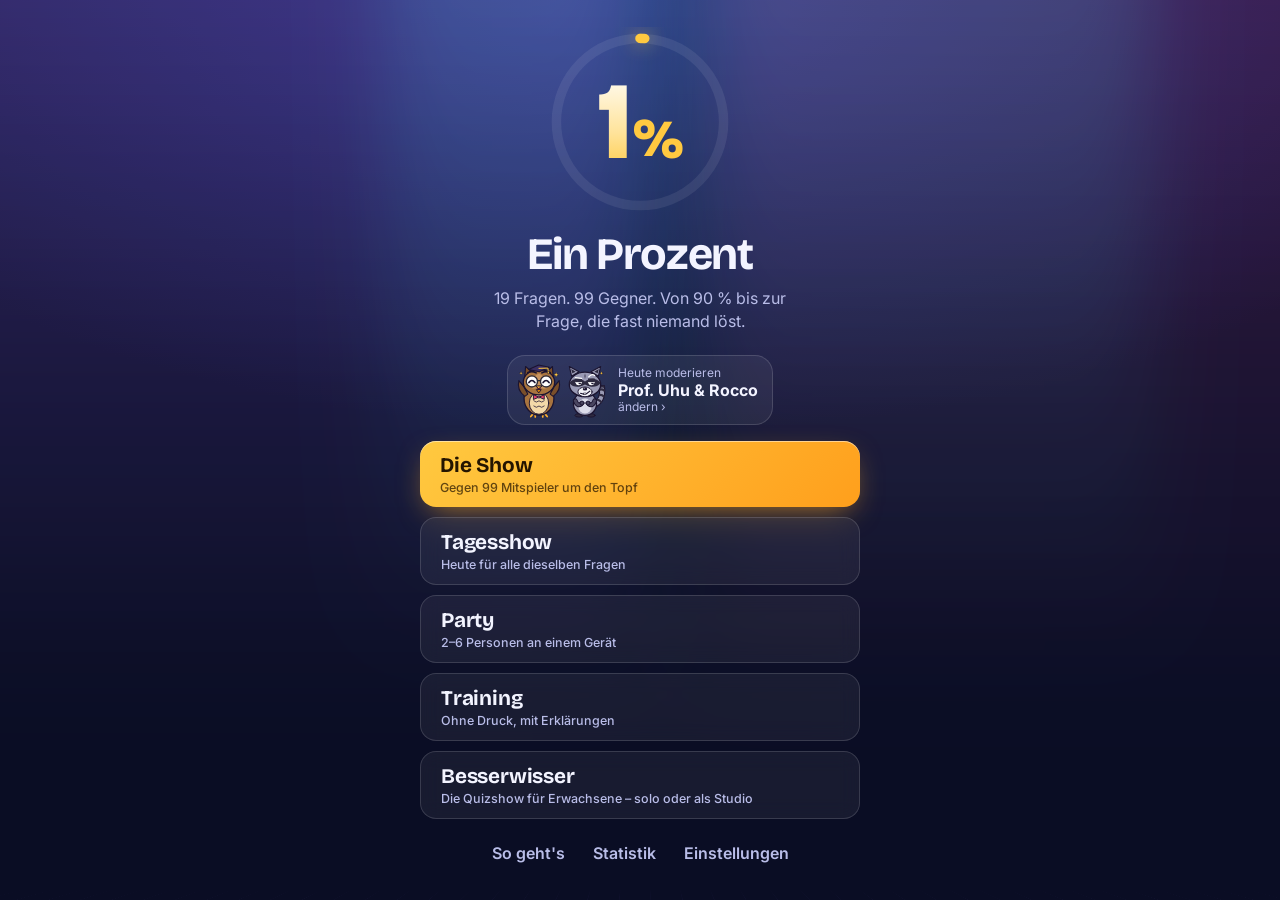
<file: index.html>
<!doctype html>
<html lang="de">
<head>
<meta charset="utf-8">
<meta name="viewport" content="width=device-width, initial-scale=1, viewport-fit=cover">
<title>Ein Prozent</title>
<meta name="description" content="Das Denk-Quiz: 19 Fragen von 90 % bis 1 % – gegen 99 Mitspieler.">
<meta name="robots" content="noindex, nofollow">
<meta name="theme-color" content="#0a0d24">
<meta name="apple-mobile-web-app-capable" content="yes">
<meta name="mobile-web-app-capable" content="yes">
<meta name="apple-mobile-web-app-status-bar-style" content="black-translucent">
<meta name="apple-mobile-web-app-title" content="Ein Prozent">
<link rel="manifest" href="manifest.webmanifest">
<link rel="icon" href="icons/icon.svg" type="image/svg+xml">
<link rel="apple-touch-icon" href="icons/apple-touch-icon.png">
<link rel="preconnect" href="https://fonts.googleapis.com">
<link rel="preconnect" href="https://fonts.gstatic.com" crossorigin>
<link href="https://fonts.googleapis.com/css2?family=Bricolage+Grotesque:opsz,wght@12..96,500;12..96,700;12..96,800&family=Inter:wght@400;500;600;700&display=swap" rel="stylesheet">
<link rel="stylesheet" href="css/style.css">
</head>
<body>
<div class="bg" aria-hidden="true"><div class="beam b1"></div><div class="beam b2"></div><div class="beam b3"></div><div class="floor"></div></div>
<canvas id="fx" aria-hidden="true"></canvas>

<main id="app">
  <!-- ========== Start ========== -->
  <section id="home" class="screen active">
    <div class="home-inner">
      <div class="logo" aria-label="Ein Prozent">
        <svg viewBox="0 0 200 200" class="logo-ring" aria-hidden="true">
          <circle cx="100" cy="100" r="88" class="ring-bg"/>
          <circle cx="100" cy="100" r="88" class="ring-fg"/>
        </svg>
        <div class="logo-text"><span class="one">1</span><span class="pct">%</span></div>
      </div>
      <h1 class="title">Ein Prozent</h1>
      <p class="tagline">19 Fragen. 99 Gegner. Von 90 % bis zur Frage, die fast niemand löst.</p>
      <button class="home-team" id="home-team" data-action="team" aria-label="Moderation wählen"></button>
      <div class="menu">
        <button class="btn primary big" data-action="show"><span>Die Show</span><small>Gegen 99 Mitspieler um den Topf</small></button>
        <button class="btn big" data-action="daily"><span>Tagesshow</span><small id="daily-sub">Heute für alle dieselben Fragen</small></button>
        <button class="btn big" data-action="party-setup"><span>Party</span><small>2–6 Personen an einem Gerät</small></button>
        <button class="btn big" data-action="training"><span>Training</span><small>Ohne Druck, mit Erklärungen</small></button>
        <a class="btn big" href="quiz2/" style="text-decoration:none"><span>Besserwisser</span><small>Die Quizshow für Erwachsene – solo oder als Studio</small></a>
      </div>
      <nav class="sub-menu">
        <button class="link" data-action="howto">So geht's</button>
        <button class="link" data-action="stats">Statistik</button>
        <button class="link" data-action="settings">Einstellungen</button>
      </nav>
      <p id="install-hint" class="install-hint" hidden></p>
    </div>
  </section>

  <!-- ========== Party-Setup ========== -->
  <section id="party-setup" class="screen">
    <div class="panel narrow">
      <h2>Party</h2>
      <p class="muted">Jede Person antwortet verdeckt – Gerät nach jeder Antwort weitergeben.</p>
      <div id="party-names"></div>
      <div class="row">
        <button class="btn" data-action="party-add">+ Person</button>
        <button class="btn primary" data-action="party-start">Los geht's</button>
      </div>
      <button class="link back" data-action="home">Zurück</button>
    </div>
  </section>

  <!-- ========== Training-Setup ========== -->
  <section id="training-setup" class="screen">
    <div class="panel narrow">
      <h2>Training</h2>
      <p class="muted">Wähle die Schwierigkeit. Es gibt keine Zeit und kein Ausscheiden.</p>
      <div class="choice-list" id="training-bands"></div>
      <button class="link back" data-action="home">Zurück</button>
    </div>
  </section>

  <!-- ========== Spiel ========== -->
  <section id="game" class="screen">
    <header class="hud">
      <button class="icon-btn" data-action="quit" aria-label="Spiel beenden">✕</button>
      <div class="ladder" id="ladder" aria-label="Fortschritt"></div>
      <div class="hud-stats">
        <div class="stat"><b id="alive-n">100</b><small id="alive-l">im Spiel</small></div>
        <div class="stat pot"><b id="pot-n">0 €</b><small>Jackpot</small></div>
      </div>
    </header>

    <div class="stage">
      <div class="q-col">
        <div id="booth-slot"></div>
        <div class="q-head">
          <div class="tier-badge" id="tier-badge">
            <svg viewBox="0 0 100 100" aria-hidden="true"><circle cx="50" cy="50" r="45" class="t-bg"/><circle cx="50" cy="50" r="45" class="t-fg" id="timer-ring"/></svg>
            <div class="tier-val"><b id="tier-n">90</b><span>%</span></div>
          </div>
          <div class="q-meta">
            <div class="q-kicker" id="q-kicker">Frage 1 von 19</div>
            <div class="q-sub" id="q-sub">So viele lösen sie</div>
          </div>
          <div class="timer-num" id="timer-num" aria-live="off"></div>
        </div>
        <div class="lockbar" id="lockbar" hidden></div>
        <div class="q-card" id="q-card">
          <div class="q-text" id="q-text"></div>
          <div class="q-visual" id="q-visual"></div>
        </div>
        <div class="answer-col">
        <div class="answer" id="answer"></div>
        <div class="actions">
          <button class="btn ghost" id="btn-pass" data-action="pass" hidden>Joker <small>500 € · Frage überspringen</small></button>
          <button class="btn primary lock" id="btn-lock" data-action="lock" disabled>Einloggen</button>
        </div>
        </div>
      </div>
      <aside class="side">
        <div class="arena-wrap">
          <div class="arena" id="arena" aria-hidden="true"></div>
          <div class="ticker" id="ticker"></div>
        </div>
      </aside>
    </div>
  </section>

  <!-- ========== Overlays ========== -->
  <div class="stage-intro" id="stage-intro" hidden></div>
  <div class="overlay" id="overlay" hidden>
    <div class="sheet" id="sheet" role="dialog" aria-modal="true"></div>
  </div>
  <div class="toast" id="toast" role="status" aria-live="polite"></div>
</main>

<script src="js/calib.js"></script>
<script src="js/difficulty.js"></script>
<script src="js/questions.js"></script>
<script src="js/bank.js"></script>
<script src="js/audio.js"></script>
<script src="js/host.js"></script>
<script src="js/casts.js"></script>
<script src="js/game.js"></script>
</body>
</html>
</file>
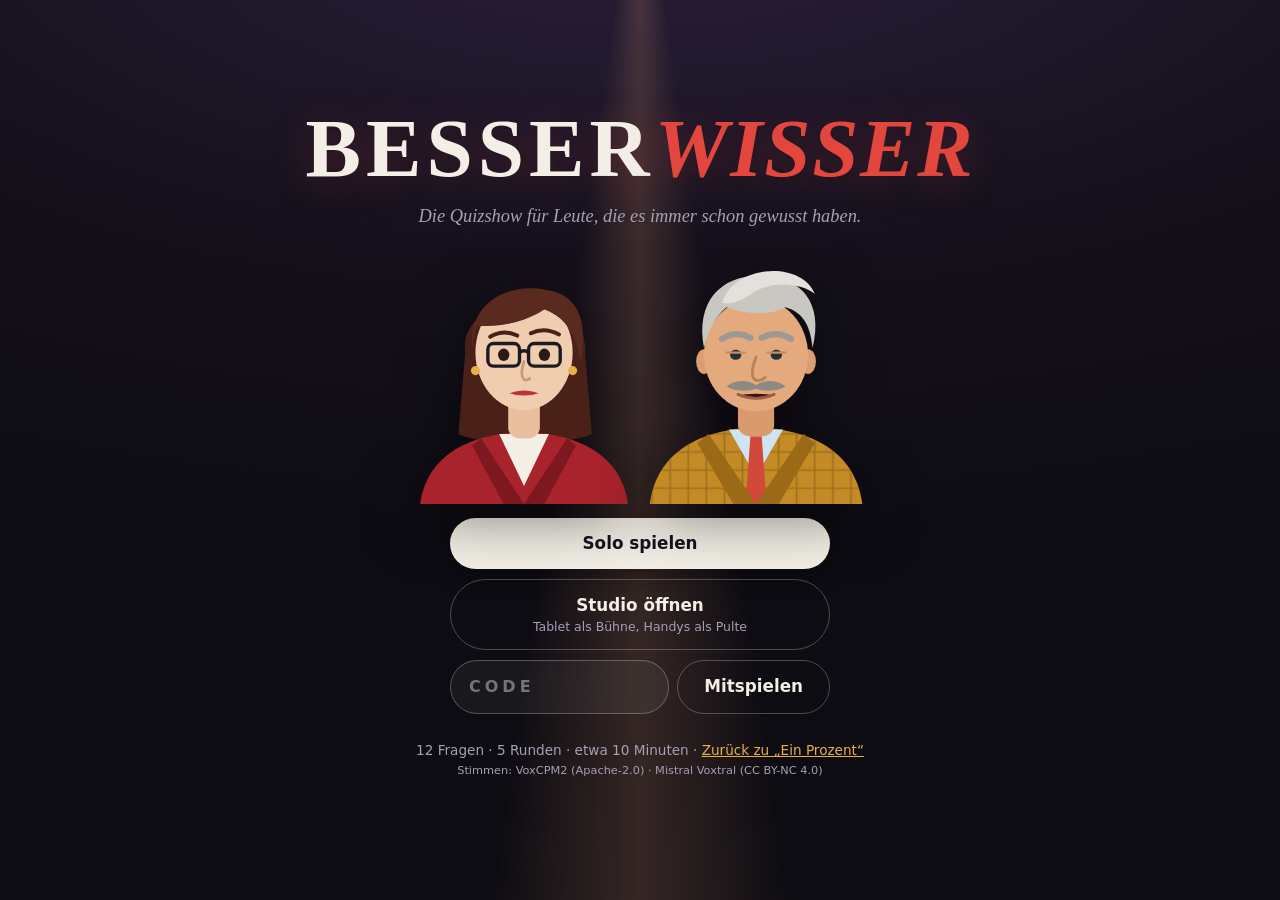
<file: quiz2/index.html>
<!doctype html>
<html lang="de">
<head>
<meta charset="utf-8">
<meta name="viewport" content="width=device-width, initial-scale=1, viewport-fit=cover">
<meta name="theme-color" content="#0e0c13">
<meta name="apple-mobile-web-app-capable" content="yes">
<meta name="apple-mobile-web-app-status-bar-style" content="black-translucent">
<meta name="description" content="BESSERWISSER – die Quizshow für Leute, die es immer schon gewusst haben. Denkfragen, ein streitendes Moderatoren-Paar und die Frage: Wie viele Deutsche schaffen das?">
<title>Besserwisser</title>
<link rel="icon" href="../icons/icon-192.png">
<link rel="preconnect" href="https://fonts.googleapis.com"><link rel="preconnect" href="https://fonts.gstatic.com" crossorigin>
<link href="https://fonts.googleapis.com/css2?family=Caveat:wght@500;700&display=swap" rel="stylesheet">
<link rel="stylesheet" href="../css/explain.css">
<link rel="stylesheet" href="css/show.css">
</head>
<body>
<div class="beams" aria-hidden="true"><i></i><i></i><i></i></div>

<!-- Titel -->
<section class="screen" id="title" hidden>
  <div class="t-wrap">
    <div class="logo big">BESSER<span>WISSER</span></div>
    <p class="claim">Die Quizshow für Leute, die es immer schon gewusst haben.</p>
    <div class="t-duo" aria-hidden="true"></div>
    <div class="t-btns">
      <button type="button" class="go" id="btn-solo">Solo spielen</button>
      <button type="button" class="alt" id="btn-studio">Studio öffnen <small>Tablet als Bühne, Handys als Pulte</small></button>
      <form id="join-form" class="join"><input id="join-code" maxlength="6" autocomplete="off" autocapitalize="characters" placeholder="Code" aria-label="Code der Bühne"><button type="submit" class="alt">Mitspielen</button></form>
    </div>
    <p class="t-foot">12 Fragen · 5 Runden · etwa 10 Minuten · <a href="../">Zurück zu „Ein Prozent“</a><br><small>Stimmen: VoxCPM2 (Apache-2.0) · Mistral Voxtral (CC BY-NC 4.0)</small></p>
  </div>
</section>

<!-- Studio-Lobby (Bühne) -->
<section class="screen" id="lobby" hidden>
  <div class="lb-wrap">
    <div class="logo">BESSER<span>WISSER</span> <em>Studio</em></div>
    <div class="lb-grid">
      <div class="lb-qr"></div>
      <div>
        <p>Mit dem Handy den Code scannen oder öffnen:</p>
        <div class="lb-url"></div>
        <p>Code: <b class="lb-code">····</b></p>
        <ul class="lb-players"></ul>
        <p class="lb-status">Öffne den Raum …</p>
        <button type="button" class="go" disabled>Sendung starten</button>
      </div>
    </div>
  </div>
</section>

<!-- Handy-Pult -->
<section class="screen" id="pad" hidden>
  <header class="pd-head"><div class="logo">BESSER<span>WISSER</span></div><span class="pd-score"></span></header>
  <div class="pd-form">
    <p>Bühne <b class="pd-code"></b></p>
    <input class="pd-name" maxlength="16" placeholder="Dein Name" autocomplete="nickname">
    <button type="button" class="go pd-join">Mitspielen</button>
  </div>
  <p class="pd-status"></p>
  <div class="pd-main"></div>
</section>

<!-- Die Show -->
<section class="screen" id="show" hidden>
  <header class="bar">
    <button type="button" class="quit" id="btn-quit" aria-label="Sendung abbrechen">×</button>
    <span id="roundname"></span>
    <div id="score"></div>
  </header>
  <div class="set">
    <div id="duo" class="duo"></div>
    <main class="desk">
      <div id="timer" class="timer" hidden><span></span></div>
      <div id="card" class="card"></div>
      <div id="answer" class="answer"></div>
      <div id="reveal" class="reveal" hidden></div>
      <div id="roundcard" class="roundcard" hidden></div>
      <div id="end" class="end" hidden></div>
    </main>
  </div>
</section>

<div id="toast" class="toast" hidden></div>

<!-- Fragenbank des klassischen Spiels (nur gelesen) -->
<script src="../js/calib.js"></script>
<script src="../js/difficulty.js"></script>
<script src="../js/questions.js"></script>
<script src="../js/bank.js"></script>
<script src="../js/explain-data.js"></script>
<script src="../js/explain.js"></script>
<script src="js/lines.js"></script>
<script src="js/core.js"></script>
<script src="js/fx.js"></script>
<script src="js/duo.js"></script>
<script src="js/ui.js"></script>
<script type="module" src="js/show.js"></script>
</body>
</html>
</file>
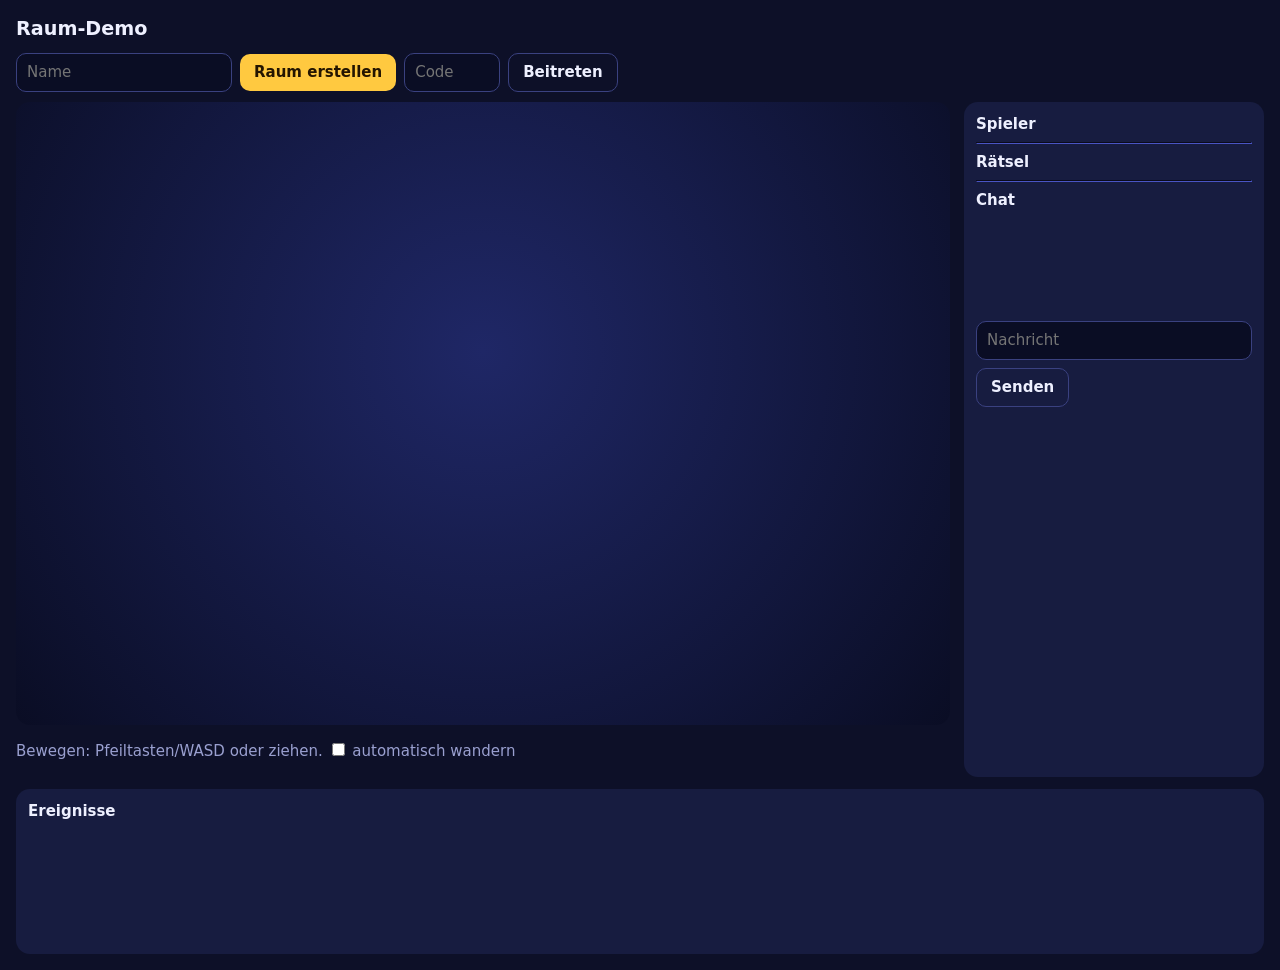
<file: welten/net/demo.html>
<!doctype html>
<html lang="de">
<head>
<meta charset="utf-8">
<meta name="viewport" content="width=device-width, initial-scale=1">
<title>Raum-Demo</title>
<style>
  :root { --bg: #0d1028; --card: #171c40; --ink: #eef0ff; --muted: #9aa0d0; --gold: #ffc940; --ok: #2fe39f; --bad: #ff4d6d; }
  * { box-sizing: border-box; }
  [hidden] { display: none !important; }
  body { margin: 0; background: var(--bg); color: var(--ink); font: 15px/1.4 system-ui, sans-serif; padding: 16px; }
  h1 { font-size: 1.2rem; margin: 0 0 10px; }
  button, input { font: inherit; }
  button { background: var(--gold); color: #241500; border: 0; border-radius: 10px; padding: 8px 14px; font-weight: 700; cursor: pointer; }
  button.ghost { background: transparent; color: var(--ink); border: 1px solid #3a4180; }
  input { background: #0a0d24; color: var(--ink); border: 1px solid #3a4180; border-radius: 10px; padding: 8px 10px; }
  .row { display: flex; gap: 8px; flex-wrap: wrap; align-items: center; margin-bottom: 10px; }
  .grid { display: grid; grid-template-columns: minmax(0, 1fr) 300px; gap: 14px; }
  @media (max-width: 760px) { .grid { grid-template-columns: 1fr; } }
  .card { background: var(--card); border-radius: 14px; padding: 12px; }
  #field { position: relative; width: 100%; aspect-ratio: 3 / 2; background: radial-gradient(circle at 50% 40%, #1f2766, #0a0d24); border-radius: 14px; overflow: hidden; touch-action: none; }
  .dot { position: absolute; width: 28px; height: 28px; margin: -14px 0 0 -14px; border-radius: 50%; display: grid; place-items: center; font-weight: 800; font-size: 12px; color: #10132e; transition: transform .07s linear; }
  .dot.off { opacity: .35; }
  .dot.me { outline: 3px solid #fff; }
  .dot span { position: absolute; top: 30px; white-space: nowrap; color: var(--ink); font-weight: 600; font-size: 11px; }
  #code { font-size: 2rem; font-weight: 800; letter-spacing: .15em; color: var(--gold); }
  #qr img { width: 120px; background: #fff; border-radius: 8px; }
  ul { margin: 0; padding-left: 18px; }
  #log { height: 120px; overflow: auto; font: 12px/1.35 ui-monospace, monospace; color: var(--muted); }
  #chatlog { height: 110px; overflow: auto; }
  .opt { margin: 4px 4px 0 0; }
  .ok { color: var(--ok); } .bad { color: var(--bad); }
  #banner { padding: 8px 12px; border-radius: 10px; background: #4a3a00; margin-bottom: 10px; display: none; }
</style>
</head>
<body>
<h1>Raum-Demo <small id="role" style="color:var(--muted)"></small></h1>
<div id="banner"></div>
<div id="start" class="row">
  <input id="name" placeholder="Name" maxlength="20">
  <button id="host">Raum erstellen</button>
  <input id="joincode" placeholder="Code" maxlength="4" size="5">
  <button id="join" class="ghost">Beitreten</button>
</div>
<div id="hostinfo" class="row" hidden><div><div>Raumcode</div><div id="code"></div></div><div id="qr"></div></div>
<div class="grid">
  <div>
    <div id="field"></div>
    <p style="color:var(--muted)">Bewegen: Pfeiltasten/WASD oder ziehen. <label><input type="checkbox" id="wander"> automatisch wandern</label></p>
  </div>
  <div class="card">
    <b>Spieler</b><ul id="players"></ul>
    <hr style="border-color:#2a3070">
    <b>Rätsel</b> <span id="phase" style="color:var(--muted)"></span>
    <div id="riddle"></div>
    <div class="row" id="hostctl" hidden><button id="ask">Rätsel stellen</button><button id="reveal" class="ghost">Auflösen</button></div>
    <hr style="border-color:#2a3070">
    <b>Chat</b><div id="chatlog"></div>
    <div class="row"><input id="chat" placeholder="Nachricht" style="flex:1"><button id="say" class="ghost">Senden</button></div>
  </div>
</div>
<div class="card" style="margin-top:12px"><b>Ereignisse</b><div id="log"></div></div>

<script type="module">
import { createRoom, joinRoom } from './room.js';

const $ = s => document.querySelector(s);
const params = new URLSearchParams(location.search);
const opts = {};
if (params.get('retry')) opts.retryForMs = Number(params.get('retry'));
if (params.get('lost')) opts.lostAfterMs = Number(params.get('lost'));
const COLORS = ['#ffc940', '#2fe39f', '#22d3ee', '#ff7ab6', '#a78bfa', '#fb923c', '#f87171', '#a3e635'];
const RIDDLES = [
  { text: 'Was wird nasser, je mehr es trocknet?', options: ['Ein Handtuch', 'Ein Schwamm', 'Regen'], correct: 0 },
  { text: 'Welcher Monat hat 28 Tage?', options: ['Nur Februar', 'Alle', 'Keiner'], correct: 1 },
];
const demo = window.demo = { role: null, room: null, client: null, log: [], msgs: [], states: 0, errors: [] };
const log = t => { demo.log.push(t); const l = $('#log'); l.textContent += `${new Date().toLocaleTimeString()} ${t}\n`; l.scrollTop = 1e9; };
const banner = t => { const b = $('#banner'); b.textContent = t || ''; b.style.display = t ? 'block' : 'none'; };
$('#name').value = params.get('name') || localStorage.getItem('demo-name') || '';
$('#joincode').value = params.get('join') || '';

// ---------- Darstellung (gleich für Gastgeber und Gast: alles kommt aus dem Zustand) ----------
let state = {}, myId = null;
function render() {
  const players = state.players || {};
  const f = $('#field');
  for (const [id, p] of Object.entries(players)) {
    let d = f.querySelector(`[data-id="${id}"]`);
    if (!d) { d = document.createElement('div'); d.className = 'dot'; d.dataset.id = id; d.innerHTML = `${(p.name || '?')[0]}<span></span>`; f.appendChild(d); }
    d.style.left = `${p.x * 100}%`; d.style.top = `${p.y * 100}%`; d.style.background = p.color;
    d.classList.toggle('off', !p.online); d.classList.toggle('me', id === myId);
    d.querySelector('span').textContent = p.name;
  }
  f.querySelectorAll('.dot').forEach(d => { if (!players[d.dataset.id]) d.remove(); });
  $('#players').innerHTML = Object.entries(players).map(([id, p]) => `<li style="color:${p.online ? 'inherit' : 'var(--muted)'}">${p.name}${id === myId ? ' (du)' : ''} ${p.online ? '' : '– getrennt'}${p.rtt != null ? ` · ${p.rtt} ms` : ''}${state.answered?.[id] ? ' · 🔒' : ''}</li>`).join('');
  $('#phase').textContent = state.phase ? `(${state.phase})` : '';
  const q = state.question;
  if (!q) $('#riddle').innerHTML = '<p style="color:var(--muted)">Noch kein Rätsel.</p>';
  else {
    const rev = state.phase === 'reveal' ? state.reveal : null;
    $('#riddle').innerHTML = `<p>${q.text}</p>` + q.options.map((o, i) => `<button class="opt ${rev ? (i === rev.correct ? '' : 'ghost') : 'ghost'}" data-i="${i}" ${rev || demo.myAnswer != null ? 'disabled' : ''}>${o}${demo.myAnswer === i ? ' ✓' : ''}</button>`).join('')
      + (rev ? `<p>${Object.entries(rev.answers).map(([id, a]) => `${players[id]?.name || id}: <span class="${a === rev.correct ? 'ok' : 'bad'}">${q.options[a]}</span>`).join('<br>') || 'Niemand hat geantwortet.'}</p>` : '');
  }
}
$('#riddle').addEventListener('click', e => { const b = e.target.closest('[data-i]'); if (b) answer(Number(b.dataset.i)); });
const chatLine = (from, text) => { const c = $('#chatlog'); c.innerHTML += `<div><b>${from}:</b> ${text.replace(/[<>&]/g, '')}</div>`; c.scrollTop = 1e9; };

// ---------- eigene Bewegung ----------
let pos = { x: Math.random() * .8 + .1, y: Math.random() * .8 + .1 }, dirty = true;
const keys = new Set();
addEventListener('keydown', e => { if (e.target.tagName !== 'INPUT') keys.add(e.key.toLowerCase()); });
addEventListener('keyup', e => keys.delete(e.key.toLowerCase()));
$('#field').addEventListener('pointermove', e => { if (!e.buttons) return; const r = e.currentTarget.getBoundingClientRect(); pos = { x: (e.clientX - r.left) / r.width, y: (e.clientY - r.top) / r.height }; dirty = true; });
$('#wander').checked = params.get('auto') === '1';
let ang = Math.random() * 6.28;
setInterval(() => {
  const s = 0.012;
  if (keys.has('arrowleft') || keys.has('a')) { pos.x -= s; dirty = true; }
  if (keys.has('arrowright') || keys.has('d')) { pos.x += s; dirty = true; }
  if (keys.has('arrowup') || keys.has('w')) { pos.y -= s; dirty = true; }
  if (keys.has('arrowdown') || keys.has('s')) { pos.y += s; dirty = true; }
  if ($('#wander').checked) { ang += (Math.random() - .5) * .6; pos.x += Math.cos(ang) * .008; pos.y += Math.sin(ang) * .008; dirty = true; }
  pos.x = Math.min(.97, Math.max(.03, pos.x)); pos.y = Math.min(.95, Math.max(.05, pos.y));
  if (!dirty) return; dirty = false;
  if (demo.role === 'host') demo.room.setState({ players: { host: { x: pos.x, y: pos.y } } });
  else if (demo.client) demo.client.send({ type: 'move', x: pos.x, y: pos.y }, { key: 'move' }); // im Puffer zählt nur die letzte Position
}, 1000 / 15);

// ---------- Gastgeber ----------
let answers = {};   // verdeckt: liegt nur beim Gastgeber, bis aufgelöst wird
let riddleNo = 0;
async function host() {
  const name = $('#name').value.trim() || 'Gastgeber';
  localStorage.setItem('demo-name', name);
  try {
    const room = demo.room = await createRoom({ name, ...opts });
    demo.role = 'host'; myId = 'host';
    $('#role').textContent = '· Gastgeber'; $('#start').hidden = true; $('#hostinfo').hidden = false; $('#hostctl').hidden = false;
    $('#code').textContent = room.code; $('#qr').innerHTML = room.qrDataUrl ? `<img alt="QR" src="${room.qrDataUrl}">` : '';
    let n = 0;
    const color = () => COLORS[n++ % COLORS.length];
    room.setState({ phase: 'lobby', players: { host: { name, x: pos.x, y: pos.y, color: color(), online: true } } }, { immediate: true });
    room.on('state', e => { state = e.state; demo.states++; render(); });
    room.on('peer-join', ({ peer }) => { log(`join ${peer.name} (${peer.id})`); room.setState({ players: { [peer.id]: { name: peer.name, x: .5, y: .5, color: color(), online: true } } }, { immediate: true }); });
    room.on('peer-leave', ({ peer, reason }) => { log(`leave ${peer.name} (${reason})`); room.setState({ players: { [peer.id]: reason === 'left' ? null : { online: false } } }, { immediate: true }); });
    room.on('peer-reconnect', ({ peer }) => { log(`reconnect ${peer.name}`); room.setState({ players: { [peer.id]: { online: true } } }, { immediate: true }); });
    room.on('latency', ({ peer, rtt }) => room.setState({ players: { [peer.id]: { rtt } } }));
    room.on('error', ({ error }) => { demo.errors.push(error.code); log(`error ${error.code}`); });
    room.on('message', ({ from, msg }) => {
      demo.msgs.push({ from: from.id, msg });
      if (msg.type === 'move') room.setState({ players: { [from.id]: { x: msg.x, y: msg.y } } });
      if (msg.type === 'chat') { chatLine(from.name, msg.text); room.broadcast({ type: 'chat', from: from.name, text: msg.text }); }
      if (msg.type === 'answer' && state.phase === 'question' && !(from.id in answers)) {
        answers[from.id] = msg.choice;
        room.setState({ answered: { [from.id]: true } }, { immediate: true }); // nur DASS geantwortet wurde, nicht WAS
      }
    });
    log(`Raum ${room.code} erstellt`);
  } catch (e) { banner(e.message); demo.errors.push(e.code); }
}
function ask() {
  const r = RIDDLES[riddleNo++ % RIDDLES.length];
  answers = {}; demo.myAnswer = null; demo.secret = r.correct;
  demo.room.setState({ phase: 'question', question: { text: r.text, options: r.options }, answered: null, reveal: null }, { immediate: true });
}
function reveal() {
  demo.room.setState({ phase: 'reveal', reveal: { correct: demo.secret, answers: { ...answers } } }, { immediate: true });
}
$('#ask').onclick = ask; $('#reveal').onclick = reveal;

// ---------- Gast ----------
async function join(code) {
  const name = $('#name').value.trim() || 'Gast';
  localStorage.setItem('demo-name', name);
  banner('Verbinde …');
  try {
    const c = demo.client = await joinRoom(code, { name, ...opts });
    demo.role = 'guest'; myId = c.id; banner('');
    $('#role').textContent = `· Gast in ${c.code}`; $('#start').hidden = true;
    state = c.state; render();
    c.on('state', e => { state = e.state; demo.states++; if (state.phase !== 'question') demo.myAnswer = state.phase === 'reveal' ? demo.myAnswer : null; render(); });
    c.on('message', ({ msg }) => { demo.msgs.push({ msg }); if (msg.type === 'chat') chatLine(msg.from, msg.text); });
    c.on('disconnected', () => { log('Verbindung weg – verbinde neu'); banner('Verbindung unterbrochen – verbinde neu …'); });
    c.on('reconnect', () => { log('wieder verbunden'); banner(''); myId = c.id; });
    c.on('host-lost', ({ reason }) => { log(`host-lost ${reason}`); banner(reason === 'closed' ? 'Der Gastgeber hat den Raum geschlossen.' : 'Der Gastgeber ist nicht mehr erreichbar.'); });
    c.on('error', ({ error }) => { demo.errors.push(error.code); log(`error ${error.code}`); });
    c.on('latency', ({ rtt }) => { demo.rtt = rtt; });
    log(`beigetreten als ${c.id}`);
  } catch (e) { banner(e.message); demo.errors.push(e.code); log(`join fehlgeschlagen: ${e.code}`); }
}
function answer(i) {
  if (demo.role === 'host') { answers.host = i; demo.myAnswer = i; demo.room.setState({ answered: { host: true } }, { immediate: true }); return; }
  demo.myAnswer = i; demo.client.send({ type: 'answer', choice: i }); render();
}
function say() {
  const t = $('#chat').value.trim(); if (!t) return; $('#chat').value = '';
  if (demo.role === 'host') { chatLine($('#name').value || 'Gastgeber', t); demo.room.broadcast({ type: 'chat', from: $('#name').value || 'Gastgeber', text: t }); }
  else demo.client?.send({ type: 'chat', text: t });
}
$('#say').onclick = say; $('#chat').addEventListener('keydown', e => { if (e.key === 'Enter') say(); });
$('#host').onclick = host; $('#join').onclick = () => join($('#joincode').value);
Object.assign(demo, { host, join, ask, reveal, answer, say });

if (params.get('role') === 'host') host();
else if (params.get('join')) join(params.get('join'));
</script>
</body>
</html>
</file>
<file: css/style.css>
:root {
  --bg: #0a0d24;
  --bg2: #141a45;
  --ink: #f3f4ff;
  --ink-soft: #b9bde8;
  --muted: #8187bd;
  --card: rgba(255, 255, 255, 0.06);
  --card-hi: rgba(255, 255, 255, 0.11);
  --line: rgba(255, 255, 255, 0.14);
  --gold: #ffc940;
  --gold-2: #ff9f1c;
  --violet: #8b5cf6;
  --cyan: #22d3ee;
  --ok: #2fe39f;
  --bad: #ff4d6d;
  --pass: #ffd166;
  --radius: 20px;
  --font: 'Inter', system-ui, -apple-system, 'Segoe UI', Roboto, sans-serif;
  --display: 'Bricolage Grotesque', 'Inter', system-ui, sans-serif;
  --safe-t: env(safe-area-inset-top, 0px);
  --safe-b: env(safe-area-inset-bottom, 0px);
  --safe-l: env(safe-area-inset-left, 0px);
  --safe-r: env(safe-area-inset-right, 0px);
  color-scheme: dark;
}

* { box-sizing: border-box; }
html, body { height: 100%; }
body {
  margin: 0;
  background: var(--bg);
  color: var(--ink);
  font-family: var(--font);
  -webkit-font-smoothing: antialiased;
  overscroll-behavior: none;
  -webkit-tap-highlight-color: transparent;
  touch-action: manipulation;
  overflow: hidden;
}
button { font: inherit; color: inherit; touch-action: manipulation; }
b { font-weight: 700; }
[hidden] { display: none !important; }

/* ---------- Bühne / Hintergrund ---------- */
.bg { position: fixed; inset: 0; overflow: hidden; z-index: 0;
  background: radial-gradient(120% 80% at 50% 0%, #1d2468 0%, var(--bg) 60%), var(--bg); }
.beam { position: absolute; top: -20%; width: 60vmax; height: 140vh; filter: blur(40px); opacity: .35; transform-origin: 50% 0; mix-blend-mode: screen; }
.b1 { left: -10%; background: linear-gradient(180deg, var(--violet), transparent 70%); animation: sway 14s ease-in-out infinite; }
.b2 { left: 30%; background: linear-gradient(180deg, var(--cyan), transparent 65%); opacity: .2; animation: sway 18s ease-in-out infinite reverse; }
.b3 { right: -15%; background: linear-gradient(180deg, #ff4fd8, transparent 70%); opacity: .22; animation: sway 16s ease-in-out infinite; animation-delay: -6s; }
@keyframes sway { 0%, 100% { transform: rotate(-12deg); } 50% { transform: rotate(12deg); } }
.floor { position: absolute; left: -50%; right: -50%; bottom: -10%; height: 45%;
  background-image: linear-gradient(rgba(139, 92, 246, .25) 1px, transparent 1px), linear-gradient(90deg, rgba(139, 92, 246, .25) 1px, transparent 1px);
  background-size: 48px 48px; transform: perspective(500px) rotateX(62deg); transform-origin: 50% 100%;
  mask-image: linear-gradient(to top, black, transparent 85%); -webkit-mask-image: linear-gradient(to top, black, transparent 85%);
  animation: floor 6s linear infinite; }
@keyframes floor { to { background-position: 0 48px, 0 0; } }
#fx { position: fixed; inset: 0; pointer-events: none; z-index: 50; width: 100%; height: 100%; }

#app { position: relative; z-index: 1; height: 100dvh; height: 100svh; }
@supports (height: 100dvh) { #app { height: 100dvh; } }

.screen { position: absolute; inset: 0; display: none;
  padding: calc(var(--safe-t) + 12px) calc(var(--safe-r) + 16px) calc(var(--safe-b) + 12px) calc(var(--safe-l) + 16px); }
.screen.active { display: flex; animation: screenIn .45s cubic-bezier(.2, .8, .2, 1); }
@keyframes screenIn { from { opacity: 0; transform: translateY(14px) scale(.985); } }

/* ---------- Buttons ---------- */
.btn { position: relative; display: inline-flex; flex-direction: column; align-items: center; justify-content: center; gap: 2px;
  min-height: 52px; padding: 12px 20px; border-radius: 16px; border: 1px solid var(--line);
  background: var(--card); color: var(--ink); font-weight: 650; font-size: 1.05rem; cursor: pointer;
  backdrop-filter: blur(10px); -webkit-backdrop-filter: blur(10px);
  transition: transform .15s ease, background .2s, border-color .2s, box-shadow .2s, opacity .2s; }
.btn small { font-weight: 500; font-size: .78rem; color: var(--ink-soft); }
.btn:hover:not(:disabled) { background: var(--card-hi); border-color: rgba(255, 255, 255, .28); }
.btn:active:not(:disabled) { transform: scale(.97); }
.btn:disabled { opacity: .4; cursor: default; }
.btn:focus-visible, .link:focus-visible, .opt:focus-visible, .key:focus-visible { outline: 3px solid var(--cyan); outline-offset: 2px; }
.btn.primary { background: linear-gradient(135deg, var(--gold), var(--gold-2)); color: #241500; border: none;
  box-shadow: 0 10px 30px -10px rgba(255, 170, 30, .7), inset 0 1px 0 rgba(255, 255, 255, .5); }
.btn.primary small { color: rgba(36, 21, 0, .72); }
.btn.primary:hover:not(:disabled) { background: linear-gradient(135deg, #ffd666, #ffad3a); }
.btn.ghost { background: transparent; }
.btn.big { width: 100%; min-height: 66px; align-items: flex-start; padding: 12px 20px; text-align: left; }
.btn.big span { font-family: var(--display); font-size: 1.3rem; font-weight: 700; letter-spacing: -.01em; }
.link { background: none; border: none; color: var(--ink-soft); padding: 10px 12px; cursor: pointer; font-weight: 600; border-radius: 10px; }
.link:hover { color: var(--ink); }
.icon-btn { width: 40px; height: 40px; border-radius: 12px; border: 1px solid var(--line); background: var(--card); cursor: pointer; flex: none; font-size: 1rem; }
.row { display: flex; gap: 10px; flex-wrap: wrap; }
.row > .btn { flex: 1; }
.muted { color: var(--ink-soft); }

/* ---------- Start ---------- */
#home { align-items: center; justify-content: center; overflow-y: auto; }
.home-inner { width: min(440px, 100%); display: flex; flex-direction: column; align-items: center; text-align: center; margin: auto; }
.logo { position: relative; width: clamp(128px, 30vmin, 190px); aspect-ratio: 1; margin-bottom: 6px; }
.logo-ring { position: absolute; inset: 0; transform: rotate(-90deg); }
.ring-bg { fill: none; stroke: rgba(255, 255, 255, .08); stroke-width: 10; }
.ring-fg { fill: none; stroke: url(#none) var(--gold); stroke: var(--gold); stroke-width: 10; stroke-linecap: round;
  stroke-dasharray: 553; stroke-dashoffset: 553; filter: drop-shadow(0 0 10px rgba(255, 201, 64, .7));
  animation: ringFill 2.4s cubic-bezier(.6, 0, .2, 1) .2s forwards, ringPulse 3s ease-in-out 2.6s infinite; }
@keyframes ringFill { to { stroke-dashoffset: 548; } }
@keyframes ringPulse { 50% { filter: drop-shadow(0 0 22px rgba(255, 201, 64, 1)); } }
.logo-text { position: absolute; inset: 0; display: flex; align-items: center; justify-content: center; font-family: var(--display); font-weight: 800; }
.logo-text .one { font-size: clamp(70px, 17vmin, 110px); line-height: 1; background: linear-gradient(180deg, #fff, #ffe39a 60%, var(--gold)); -webkit-background-clip: text; background-clip: text; color: transparent;
  animation: pop .9s cubic-bezier(.2, 1.6, .4, 1) both; }
.logo-text .pct { font-size: clamp(34px, 8vmin, 52px); color: var(--gold); margin-left: 2px; margin-top: 18%; animation: pop .9s cubic-bezier(.2, 1.6, .4, 1) .15s both; }
@keyframes pop { from { transform: scale(.3); opacity: 0; } }
.title { font-family: var(--display); font-size: clamp(2rem, 7vw, 2.8rem); margin: 4px 0 6px; letter-spacing: -.03em; }
.tagline { margin: 0 0 22px; color: var(--ink-soft); max-width: 34ch; line-height: 1.45; }
.menu { width: 100%; display: grid; gap: 10px; }
.menu .btn { animation: rise .5s cubic-bezier(.2, .8, .2, 1) both; }
.menu .btn:nth-child(2) { animation-delay: .06s; } .menu .btn:nth-child(3) { animation-delay: .12s; } .menu .btn:nth-child(4) { animation-delay: .18s; }
@keyframes rise { from { opacity: 0; transform: translateY(16px); } }
.sub-menu { display: flex; gap: 4px; margin-top: 14px; flex-wrap: wrap; justify-content: center; }
.install-hint { font-size: .85rem; color: var(--muted); margin: 10px 0 0; max-width: 36ch; }

/* ---------- Panels ---------- */
#party-setup, #training-setup { align-items: center; justify-content: center; overflow-y: auto; }
.panel { width: min(480px, 100%); background: rgba(14, 18, 52, .72); border: 1px solid var(--line); border-radius: 24px; padding: 24px;
  backdrop-filter: blur(16px); -webkit-backdrop-filter: blur(16px); margin: auto; }
.panel h2 { font-family: var(--display); margin: 0 0 6px; font-size: 1.8rem; }
.back { display: block; margin: 14px auto 0; }
#party-names { display: grid; gap: 8px; margin: 16px 0; }
.name-row { display: flex; gap: 8px; align-items: center; }
.name-row .dot { width: 34px; height: 34px; border-radius: 50%; flex: none; display: grid; place-items: center; font-weight: 800; color: #10132e; }
.name-row input { flex: 1; min-width: 0; height: 48px; border-radius: 14px; border: 1px solid var(--line); background: rgba(0, 0, 0, .25); color: var(--ink);
  padding: 0 14px; font-size: 1rem; font-family: inherit; }
.name-row input:focus { outline: 2px solid var(--cyan); }
.choice-list { display: grid; gap: 10px; margin-top: 16px; }

/* ---------- HUD ---------- */
#game { flex-direction: column; gap: 10px; }
.hud { display: flex; align-items: center; gap: 12px; flex: none; }
.ladder { flex: 1; display: flex; gap: 4px; align-items: center; min-width: 0; }
.rung { flex: 1; height: 8px; border-radius: 4px; background: rgba(255, 255, 255, .1); position: relative; transition: background .4s; min-width: 6px; }
.rung.done { background: var(--ok); }
.rung.passed { background: var(--pass); }
.rung.fail { background: var(--bad); }
.rung.ghost { background: rgba(47, 227, 159, .4); }
.rung.cur { background: var(--gold); box-shadow: 0 0 12px var(--gold); animation: rungPulse 1.2s ease-in-out infinite; }
.rung.final { outline: 1px dashed rgba(255, 201, 64, .6); outline-offset: 2px; }
@keyframes rungPulse { 50% { opacity: .55; } }
.hud-stats { display: flex; gap: 14px; flex: none; }
.stat { display: flex; flex-direction: column; align-items: flex-end; line-height: 1.1; }
.stat b { font-family: var(--display); font-size: 1.25rem; font-variant-numeric: tabular-nums; }
.stat small { color: var(--muted); font-size: .72rem; }
.stat.pot b { color: var(--gold); }
.stat b.bump { animation: bump .5s; }
@keyframes bump { 40% { transform: scale(1.25); color: var(--ok); } }

/* ---------- Bühne: Frage + Seitenleiste ---------- */
.stage { flex: 1; min-height: 0; display: grid; grid-template-columns: 1fr; gap: 14px; }
.q-col { display: flex; flex-direction: column; gap: 12px; min-height: 0; overflow-y: auto; overscroll-behavior: contain; padding-bottom: 4px; }
.side { display: none; }

.q-head { display: flex; align-items: center; gap: 14px; }
.tier-badge { position: relative; width: 74px; height: 74px; flex: none; }
.tier-badge svg { position: absolute; inset: 0; transform: rotate(-90deg); }
.t-bg { fill: rgba(10, 13, 36, .7); stroke: rgba(255, 255, 255, .1); stroke-width: 7; }
.t-fg { fill: none; stroke: var(--gold); stroke-width: 7; stroke-linecap: round; stroke-dasharray: 283; stroke-dashoffset: 0; transition: stroke .3s; }
.tier-badge.urgent .t-fg { stroke: var(--bad); }
.tier-badge.urgent { animation: shake .4s ease-in-out infinite; }
@keyframes shake { 25% { transform: rotate(-3deg); } 75% { transform: rotate(3deg); } }
.tier-val { position: absolute; inset: 0; display: flex; align-items: center; justify-content: center; font-family: var(--display); }
.tier-val b { font-size: 1.75rem; font-weight: 800; letter-spacing: -.03em; }
.tier-val span { font-size: .95rem; color: var(--gold); margin-top: 8px; font-weight: 700; }
.q-meta { flex: 1; min-width: 0; }
.q-kicker { font-weight: 700; font-size: .82rem; letter-spacing: .08em; text-transform: uppercase; color: var(--gold); }
.q-sub { color: var(--ink-soft); font-size: .9rem; margin-top: 2px; }
.timer-num { font-family: var(--display); font-size: 1.6rem; font-weight: 800; font-variant-numeric: tabular-nums; min-width: 2ch; text-align: right; color: var(--ink-soft); }
.timer-num.urgent { color: var(--bad); }

.q-card { background: linear-gradient(180deg, rgba(255, 255, 255, .09), rgba(255, 255, 255, .04)); border: 1px solid var(--line); border-radius: var(--radius);
  padding: clamp(16px, 3vw, 26px); box-shadow: 0 20px 50px -24px rgba(0, 0, 0, .8); backdrop-filter: blur(14px); -webkit-backdrop-filter: blur(14px); }
.q-card.enter { animation: cardIn .6s cubic-bezier(.2, .9, .2, 1); }
@keyframes cardIn { from { opacity: 0; transform: translateY(24px) rotateX(18deg); filter: blur(6px); } }
.q-text { font-size: clamp(1.1rem, 2.6vw + .5rem, 1.55rem); line-height: 1.38; font-weight: 600; letter-spacing: -.01em; text-wrap: pretty; }
.q-text i { color: var(--ink-soft); }
.q-visual:empty { display: none; }
.q-visual { margin-top: 14px; display: flex; justify-content: center; }
.qsvg { width: min(100%, 320px); max-height: 32vh; height: auto; }
.qsvg .ln { stroke: var(--ink); stroke-width: 3; fill: none; stroke-linecap: round; stroke-linejoin: round; }
.qsvg .face { fill: rgba(255, 255, 255, .04); }
.qsvg .tx { fill: var(--ink); font-family: var(--display); }
.qsvg .tx.inv { fill: #1a1240; }
.qsvg .hand { stroke: var(--gold); stroke-linecap: round; }
.qsvg .accent { fill: var(--gold); }
.qsvg .gear { fill: #c4b5fd; stroke: #8b5cf6; stroke-width: 2; }
.qsvg .hub { fill: #ede9fe; }
.qsvg .arrow { stroke: var(--gold); stroke-width: 4; }
.qsvg .cell { fill: rgba(34, 211, 238, .12); stroke: var(--cyan); stroke-width: 2.5; }
.qsvg .card { fill: #f8f7ff; stroke: #c7c3f5; stroke-width: 2; }
.qsvg .card + .tx, .qsvg rect.card ~ .tx { fill: #1a1240; }
.qsvg .shape { fill: var(--cyan); }
.qsvg .shape.c1 { fill: #ff7ab6; } .qsvg .shape.c2 { fill: var(--cyan); } .qsvg .shape.c3 { fill: var(--gold); }
.seq { display: flex; flex-wrap: wrap; gap: 8px; margin-top: 14px; }
.seq span { min-width: 2.4em; padding: 8px 10px; text-align: center; border-radius: 12px; background: rgba(139, 92, 246, .18); border: 1px solid rgba(139, 92, 246, .45);
  font-family: var(--display); font-weight: 700; font-size: clamp(1.05rem, 2vw + .5rem, 1.4rem); font-variant-numeric: tabular-nums; }
.seq span:last-child:not(:only-child) { }
.eq { display: grid; gap: 6px; margin-top: 14px; font-size: clamp(1.15rem, 2.5vw + .5rem, 1.6rem); font-weight: 700; font-family: var(--display); }
.eq div { padding: 6px 12px; border-radius: 12px; background: rgba(255, 255, 255, .05); }

/* ---------- Antworten ---------- */
.answer { flex: none; }
.opts { display: grid; grid-template-columns: 1fr 1fr; gap: 10px; }
.opts.long { grid-template-columns: 1fr; }
.opt { display: flex; align-items: center; gap: 12px; min-height: 58px; padding: 12px 14px; border-radius: 16px; border: 1.5px solid var(--line);
  background: var(--card); text-align: left; cursor: pointer; font-weight: 600; font-size: 1.02rem; line-height: 1.25;
  transition: transform .12s, background .2s, border-color .2s, box-shadow .2s; animation: rise .4s cubic-bezier(.2, .8, .2, 1) both; }
.opt .k { flex: none; width: 30px; height: 30px; border-radius: 9px; display: grid; place-items: center; background: rgba(255, 255, 255, .08); font-size: .85rem; font-weight: 800; color: var(--ink-soft); }
.opt:hover { background: var(--card-hi); }
.opt:active { transform: scale(.98); }
.opt.sel { border-color: var(--gold); background: rgba(255, 201, 64, .14); box-shadow: 0 0 0 3px rgba(255, 201, 64, .18); }
.opt.sel .k { background: var(--gold); color: #241500; }
.opt.right { border-color: var(--ok); background: rgba(47, 227, 159, .16); }
.opt.wrongsel { border-color: var(--bad); background: rgba(255, 77, 109, .16); }
.opts.locked .opt { pointer-events: none; }

.entry { display: flex; align-items: center; justify-content: center; min-height: 60px; border-radius: 16px; border: 1.5px solid var(--gold);
  background: rgba(0, 0, 0, .25); font-family: var(--display); font-size: 2rem; font-weight: 800; letter-spacing: .06em; margin-bottom: 10px; padding: 0 14px;
  overflow-wrap: anywhere; text-align: center; }
.entry .ph { color: var(--muted); font-size: 1rem; font-weight: 500; letter-spacing: 0; font-family: var(--font); }
.entry .caret { width: 3px; height: 1.1em; background: var(--gold); margin-left: 3px; animation: blink 1s steps(1) infinite; }
@keyframes blink { 50% { opacity: 0; } }
.entry.right { border-color: var(--ok); color: var(--ok); }
.entry.wrongsel { border-color: var(--bad); color: var(--bad); }
.pad { display: grid; gap: 8px; }
.pad.num { grid-template-columns: repeat(3, 1fr); max-width: 420px; margin: 0 auto; }
.pad.abc { grid-template-columns: repeat(10, 1fr); gap: 5px; }
.key { min-height: 52px; border-radius: 12px; border: 1px solid var(--line); background: var(--card); font-weight: 700; font-size: 1.25rem; cursor: pointer;
  transition: transform .08s, background .15s; user-select: none; -webkit-user-select: none; }
.pad.abc .key { min-height: 46px; font-size: 1.05rem; padding: 0; }
.key:active, .key.flash { transform: scale(.92); background: rgba(255, 201, 64, .25); }
.key.wide { grid-column: span 2; }
.key.fn { color: var(--ink-soft); font-size: 1rem; }
.answer.locked .key { pointer-events: none; opacity: .5; }

.actions { display: flex; gap: 10px; flex: none; position: sticky; bottom: 0; }
.actions .btn { flex: 1; }
.actions .lock { min-height: 58px; font-size: 1.15rem; }
.actions .lock.armed { animation: armed 1.4s ease-in-out infinite; }
@keyframes armed { 50% { box-shadow: 0 0 0 6px rgba(255, 201, 64, .18), 0 10px 30px -10px rgba(255, 170, 30, .7); } }

/* ---------- Arena (100 Plätze) ---------- */
.arena-wrap { background: rgba(10, 13, 36, .55); border: 1px solid var(--line); border-radius: var(--radius); padding: 14px; backdrop-filter: blur(10px); -webkit-backdrop-filter: blur(10px); }
.arena { display: grid; grid-template-columns: repeat(10, 1fr); gap: 5px; }
.seat { aspect-ratio: 1; border-radius: 50%; position: relative; background: radial-gradient(circle at 35% 30%, #fff8, transparent 40%), var(--c, #7c83ff);
  transition: transform .5s cubic-bezier(.3, 1.6, .5, 1), filter .6s, opacity .6s; box-shadow: 0 0 0 1.5px rgba(0, 0, 0, .25) inset; }
.seat.in { animation: seatIn .5s cubic-bezier(.3, 1.6, .5, 1) both; }
@keyframes seatIn { from { transform: scale(0); } }
.seat.out { filter: grayscale(1) brightness(.35); transform: scale(.7); }
.seat.dropping { animation: drop .8s ease-in forwards; }
@keyframes drop { 0% { transform: scale(1.25); filter: none; background: var(--bad); } 40% { transform: scale(1.1); background: var(--bad); } 100% { transform: scale(.7); filter: grayscale(1) brightness(.35); } }
.seat.cashed { filter: grayscale(.2) brightness(.6); transform: scale(.7); outline: 2px solid var(--pass); outline-offset: -2px; }
.seat.me { --c: var(--gold); box-shadow: 0 0 0 2px #fff, 0 0 18px var(--gold); z-index: 2; }
.seat.me::after { content: 'DU'; position: absolute; inset: 0; display: grid; place-items: center; font-size: 8px; font-weight: 900; color: #241500; letter-spacing: .02em; }
.seat.me.out { box-shadow: 0 0 0 2px var(--bad); }
.seat.passed { box-shadow: 0 0 0 2px var(--pass) inset; }
.ticker { margin-top: 10px; min-height: 2.6em; font-size: .88rem; color: var(--ink-soft); line-height: 1.35; }
.ticker b { color: var(--ink); }

/* Party-Spieler statt Arena */
.party-list { display: grid; gap: 8px; }
.pchip { display: flex; align-items: center; gap: 10px; padding: 8px 10px; border-radius: 14px; background: var(--card); border: 1px solid var(--line); font-weight: 600; }
.pchip .dot { width: 28px; height: 28px; border-radius: 50%; display: grid; place-items: center; font-weight: 800; color: #10132e; font-size: .85rem; flex: none; }
.pchip.out { opacity: .45; text-decoration: line-through; }
.pchip .tag { margin-left: auto; font-size: .78rem; color: var(--ink-soft); font-weight: 600; }

/* ---------- Overlay / Sheet ---------- */
.overlay { position: fixed; inset: 0; z-index: 40; display: flex; align-items: center; justify-content: center;
  padding: calc(var(--safe-t) + 16px) calc(var(--safe-r) + 16px) calc(var(--safe-b) + 16px) calc(var(--safe-l) + 16px);
  background: rgba(5, 7, 22, .72); backdrop-filter: blur(8px); -webkit-backdrop-filter: blur(8px); animation: fade .3s; }
.overlay[hidden] { display: none; }
@keyframes fade { from { opacity: 0; } }
.sheet { width: min(560px, 100%); max-height: 100%; overflow-y: auto; overscroll-behavior: contain; background: linear-gradient(180deg, #1a2060, #11153f);
  border: 1px solid var(--line); border-radius: 26px; padding: 24px; box-shadow: 0 40px 80px -30px #000; animation: sheetIn .5s cubic-bezier(.2, 1.2, .3, 1); text-align: center; }
@keyframes sheetIn { from { transform: translateY(30px) scale(.94); opacity: 0; } }
.sheet h2 { font-family: var(--display); font-size: clamp(1.7rem, 5vw, 2.3rem); margin: 4px 0 8px; letter-spacing: -.02em; }
.sheet p { line-height: 1.5; color: var(--ink-soft); margin: 8px 0; }
.sheet .big-num { font-family: var(--display); font-size: clamp(2.6rem, 10vw, 4rem); font-weight: 800; line-height: 1; color: var(--gold); letter-spacing: -.03em; font-variant-numeric: tabular-nums; }
.sheet .stack { display: grid; gap: 10px; margin-top: 18px; }
.sheet .explain { text-align: left; background: rgba(255, 255, 255, .06); border-radius: 16px; padding: 14px 16px; margin-top: 14px; color: var(--ink); line-height: 1.5; }
.sheet .explain b { color: var(--gold); }
.sheet .sol { font-family: var(--display); font-weight: 800; font-size: 1.5rem; color: var(--ok); }
.verdict { font-size: 3.4rem; line-height: 1; animation: pop .6s cubic-bezier(.2, 1.6, .4, 1) both; }
.verdict.ok { color: var(--ok); text-shadow: 0 0 30px rgba(47, 227, 159, .6); }
.verdict.bad { color: var(--bad); text-shadow: 0 0 30px rgba(255, 77, 109, .6); }
.mini-arena { display: grid; grid-template-columns: repeat(20, 1fr); gap: 3px; margin: 16px auto 6px; max-width: 360px; }
.mini-arena .seat.me::after { content: ''; }
.share-grid { font-size: 1.3rem; letter-spacing: 2px; margin: 10px 0; word-break: break-all; }
.kv { display: grid; grid-template-columns: 1fr auto; gap: 6px 14px; text-align: left; margin: 14px 0; }
.kv span:nth-child(odd) { color: var(--ink-soft); }
.kv span:nth-child(even) { font-weight: 700; font-variant-numeric: tabular-nums; }
.party-res { display: grid; gap: 8px; margin-top: 14px; text-align: left; }
.party-res .pchip .tag.ok { color: var(--ok); } .party-res .pchip .tag.bad { color: var(--bad); } .party-res .pchip .tag.pass { color: var(--pass); }
.howto ol { text-align: left; padding-left: 1.2em; line-height: 1.55; color: var(--ink-soft); }
.howto ol b { color: var(--ink); }
.setting { display: flex; align-items: center; justify-content: space-between; gap: 12px; padding: 12px 4px; border-bottom: 1px solid var(--line); text-align: left; }
.seg { display: inline-flex; border: 1px solid var(--line); border-radius: 12px; overflow: hidden; flex: none; }
.seg button { border: 0; background: transparent; padding: 9px 12px; cursor: pointer; font-weight: 600; color: var(--ink-soft); }
.seg button.on { background: var(--gold); color: #241500; }
.stats-table { width: 100%; border-collapse: collapse; margin-top: 12px; font-variant-numeric: tabular-nums; font-size: .92rem; }
.stats-table td, .stats-table th { padding: 6px 4px; border-bottom: 1px solid var(--line); text-align: right; }
.stats-table td:first-child, .stats-table th:first-child { text-align: left; }
.curtain-name { font-family: var(--display); font-size: clamp(2.4rem, 10vw, 3.6rem); font-weight: 800; margin: 6px 0 14px; }

.toast { position: fixed; left: 50%; bottom: calc(var(--safe-b) + 20px); transform: translate(-50%, 140%); z-index: 60; background: #fff; color: #10132e;
  padding: 12px 18px; border-radius: 14px; font-weight: 700; box-shadow: 0 20px 40px -10px #000; transition: transform .35s cubic-bezier(.2, 1.4, .3, 1), opacity .2s; max-width: calc(100% - 32px); text-align: center; opacity: 0; visibility: hidden; }
.toast.show { transform: translate(-50%, 0); opacity: 1; visibility: visible; }

/* ---------- Breakpoints ---------- */
/* Kleine Telefone */
@media (max-width: 380px) {
  .opts { grid-template-columns: 1fr; }
  .tier-badge { width: 62px; height: 62px; }
  .tier-val b { font-size: 1.45rem; }
  .pad.abc .key { min-height: 42px; font-size: .95rem; }
  .hud-stats { gap: 10px; }
}
/* Querformat Telefon: wenig Höhe – Frage links, Antworten rechts */
.answer-col { display: contents; } /* nur im Querformat eine eigene Spalte, sonst bleibt „Einloggen“ unten kleben */
@media (max-height: 520px) and (orientation: landscape) {
  .stage { grid-template-columns: 1fr; }
  .q-col { display: grid; grid-template-columns: minmax(0, 1fr) minmax(0, 1fr); grid-template-rows: auto auto auto 1fr; column-gap: 16px; row-gap: 6px; align-content: start; }
  #booth-slot { grid-column: 1; grid-row: 1; }
  .q-head { grid-column: 1; grid-row: 2; }
  .lockbar { grid-column: 1; grid-row: 3; }
  .q-card { grid-column: 1; grid-row: 4; align-self: start; padding: 12px 16px; }
  .answer-col { display: flex; flex-direction: column; grid-column: 2; grid-row: 1 / -1; align-self: start; gap: 8px; }
  .actions { position: static; }
  .booth.compact .actor { height: 48px; } .booth.compact { grid-template-columns: 40px 1fr 40px; }
  .booth.compact .bubble { padding: 4px 10px; font-size: .8rem; }
  .tier-badge { width: 52px; height: 52px; }
  .tier-val b { font-size: 1.2rem; }
  .q-text { font-size: 1.05rem; }
  .qsvg { max-height: 44vh; }
  .opts { grid-template-columns: 1fr; gap: 6px; }
  .opt { min-height: 44px; padding: 8px 12px; }
  .entry { min-height: 48px; font-size: 1.5rem; margin-bottom: 6px; }
  .pad.num .key { min-height: 40px; }
  .pad.abc .key { min-height: 34px; }
  .actions .lock { min-height: 48px; }
}
/* Tablet quer und Desktop: Arena daneben */
@media (min-width: 900px) and (min-height: 560px) and (orientation: landscape) {
  .stage { grid-template-columns: minmax(0, 1fr) minmax(280px, 340px); gap: 22px; max-width: 1240px; width: 100%; margin: 0 auto; }
  .side { display: flex; flex-direction: column; gap: 14px; min-height: 0; }
  .hud { max-width: 1240px; width: 100%; margin: 0 auto; }
  .q-col { justify-content: center; }
}
/* Tablet hochkant (iPad ab 700 px Breite): Arena oben, Frage darunter */
@media (min-width: 700px) and (min-height: 900px) and (orientation: portrait) {
  .stage { grid-template-columns: 1fr; grid-template-rows: auto 1fr; gap: 16px; max-width: 900px; width: 100%; margin: 0 auto; }
  .side { display: flex; flex-direction: column; order: -1; }
  .hud { max-width: 900px; width: 100%; margin: 0 auto; }
  .arena { grid-template-columns: repeat(20, 1fr); }
  .ticker { min-height: 1.4em; }
}
@media (min-width: 700px) and (min-height: 560px) {
  .tier-badge { width: 92px; height: 92px; }
  .tier-val b { font-size: 2.2rem; }
  .pad.abc { max-width: 640px; margin: 0 auto; }
}
@media (prefers-reduced-motion: reduce) {
  *, *::before, *::after { animation-duration: .01ms !important; animation-iteration-count: 1 !important; transition-duration: .01ms !important; }
  .beam, .floor { animation: none; }
}
body.calm .beam, body.calm .floor { animation: none; }

/* =====================================================================
   Moderatoren-Duo, Stufen-Intro, Tafel, Studio-Auswertung
   ===================================================================== */
.c-line { stroke: #1b1430; stroke-linejoin: round; stroke-linecap: round; }
.char { width: 100%; height: 100%; overflow: visible; }
.char .c-body { transform-origin: 60px 145px; animation: bob 2.6s ease-in-out infinite; }
.char .lid { transform-box: fill-box; transform-origin: 50% 0; transform: scaleY(0); animation: blinkLid 4.2s infinite; }
.rocco .lid { animation-delay: 1.3s; }
@keyframes bob { 0%, 100% { transform: translateY(0) rotate(0); } 50% { transform: translateY(-3px) rotate(-1.5deg); } }
@keyframes blinkLid { 0%, 92%, 100% { transform: scaleY(0); } 95% { transform: scaleY(1); } }
.char .tail { transform-origin: 92px 112px; animation: wag 1.6s ease-in-out infinite; }
@keyframes wag { 50% { transform: rotate(10deg); } }
.talking .char .beak-low, .talking .char .mouth { transform-box: fill-box; transform-origin: 50% 0; animation: yap .16s ease-in-out infinite alternate; }
@keyframes yap { to { transform: scaleY(1.6) translateY(1px); } }
.talking .char .c-body { animation: talkBob .35s ease-in-out infinite; }
@keyframes talkBob { 50% { transform: translateY(-4px) rotate(1.5deg); } }
.talking .char .wing-r, .talking .char .arm-r { transform-box: fill-box; transform-origin: 20% 10%; animation: gesture .5s ease-in-out infinite alternate; }
@keyframes gesture { to { transform: rotate(-18deg); } }
.mood-shock .c-body { animation: shock .35s ease-in-out 2; }
@keyframes shock { 30% { transform: translateY(-10px) scale(1.05); } 60% { transform: translateX(-3px); } 80% { transform: translateX(3px); } }
.mood-happy .c-body { animation: hop .6s ease-in-out 2; }
@keyframes hop { 50% { transform: translateY(-9px); } }
.mood-sad .c-body { transform: translateY(4px) rotate(2deg); animation: none; }

.booth { display: grid; grid-template-columns: 96px 1fr 96px; align-items: end; gap: 6px; margin: 0 auto 6px; max-width: 560px; cursor: pointer; }
.booth .actor { height: 118px; transition: transform .3s, filter .3s; filter: saturate(.75) brightness(.8); }
.booth .actor.active { transform: scale(1.06); filter: none; }
.booth .actor.a-slot { animation: slideL .6s cubic-bezier(.2, 1.4, .3, 1) both; }
.booth .actor.b-slot { animation: slideR .6s cubic-bezier(.2, 1.4, .3, 1) .1s both; }
@keyframes slideL { from { transform: translateX(-60px) rotate(-12deg); opacity: 0; } }
@keyframes slideR { from { transform: translateX(60px) rotate(12deg); opacity: 0; } }
.bubble-wrap { align-self: center; position: relative; min-height: 64px; }
.booth .who { font-size: .72rem; font-weight: 800; letter-spacing: .08em; text-transform: uppercase; color: var(--gold); margin: 0 4px 3px; }
.booth[data-speaker="b"] .who { text-align: right; }
.booth .bubble { position: relative; background: #fff; color: #1b1430; border-radius: 18px; padding: 10px 14px; font-weight: 600; line-height: 1.35; font-size: .98rem;
  box-shadow: 0 8px 0 rgba(0, 0, 0, .25); text-align: left; min-height: 2.6em; border: 3px solid #1b1430; }
.booth .bubble:empty { visibility: hidden; }
.booth .bubble::after { content: ''; position: absolute; bottom: 14px; width: 16px; height: 16px; background: #fff; border: 3px solid #1b1430; border-top: 0; border-right: 0; transform: rotate(45deg); left: -10px; }
.booth[data-speaker="b"] .bubble::after { left: auto; right: -10px; transform: rotate(-135deg); }
.booth .bubble b { color: #c2185b; }
.booth.compact { grid-template-columns: 56px 1fr 56px; margin-bottom: 0; }
.booth.compact .actor { height: 70px; }
.booth.compact .bubble { font-size: .86rem; padding: 7px 11px; min-height: 0; border-radius: 14px; box-shadow: 0 4px 0 rgba(0, 0, 0, .25); }
.booth.compact .bubble-wrap { min-height: 0; }
.booth.compact .who { font-size: .62rem; }
.sheet .booth { margin-top: -6px; }
.v-title { margin-top: 6px !important; }
.v-title.ok { color: var(--ok); } .v-title.bad { color: var(--bad); }

/* Stufen-Intro */
.stage-intro { position: fixed; inset: 0; z-index: 45; display: flex; align-items: center; justify-content: center; text-align: center;
  padding: calc(var(--safe-t) + 16px) 16px calc(var(--safe-b) + 16px);
  background: radial-gradient(60% 50% at 50% 35%, hsl(var(--hue, 45) 80% 35% / .55), transparent 70%), rgba(5, 7, 22, .9); backdrop-filter: blur(10px); -webkit-backdrop-filter: blur(10px); }
.stage-intro[hidden] { display: none; }
.stage-intro.in { animation: fade .3s; }
.stage-intro.out { animation: fadeOut .35s forwards; }
@keyframes fadeOut { to { opacity: 0; transform: scale(1.04); } }
.si-inner { width: min(560px, 100%); }
.si-kicker { font-weight: 800; letter-spacing: .16em; text-transform: uppercase; color: hsl(var(--hue) 90% 70%); animation: rise .5s both; }
.si-tier { font-family: var(--display); font-weight: 800; line-height: .9; margin: 6px 0; animation: slam .7s cubic-bezier(.2, 1.8, .4, 1) .1s both; }
.si-tier span { font-size: clamp(5rem, 28vw, 9rem); background: linear-gradient(180deg, #fff, hsl(var(--hue) 95% 70%)); -webkit-background-clip: text; background-clip: text; color: transparent;
  filter: drop-shadow(0 0 30px hsl(var(--hue) 95% 55% / .7)); }
.si-tier small { font-size: clamp(2rem, 9vw, 3.4rem); color: hsl(var(--hue) 95% 65%); }
@keyframes slam { 0% { transform: scale(3) rotate(-8deg); opacity: 0; filter: blur(8px); } 60% { transform: scale(.92) rotate(1deg); opacity: 1; filter: none; } }
.si-sub { color: var(--ink-soft); margin-bottom: 18px; animation: rise .5s .3s both; }
.si-sub b { color: var(--ink); }
.si-go { margin-top: 16px; min-width: 220px; animation: rise .5s .5s both; }

/* Einlog-Leiste */
.lockbar { display: flex; flex-direction: column; gap: 5px; font-size: .82rem; color: var(--ink-soft); }
.lockbar b { color: var(--ink); font-variant-numeric: tabular-nums; }
.lb-bar { height: 6px; border-radius: 3px; background: rgba(255, 255, 255, .1); overflow: hidden; }
.lb-bar i { display: block; height: 100%; background: linear-gradient(90deg, var(--cyan), var(--violet)); transition: width .3s; }
.seat.locked { box-shadow: 0 0 0 2px #fff inset, 0 0 10px var(--cyan); transform: scale(.88); }

/* Kreidetafel */
.chalk { text-align: left; margin-top: 12px; padding: 16px 18px; border-radius: 14px; background: #1f3a32 radial-gradient(120% 90% at 30% 20%, #2b4d43, #172b25);
  border: 8px solid #8a5a33; box-shadow: inset 0 0 30px rgba(0, 0, 0, .45), 0 10px 24px -12px #000; color: #f4f1e8;
  font-family: 'Bricolage Grotesque', 'Chalkboard SE', 'Comic Sans MS', var(--font); }
.chalk-sol { font-size: 1.05rem; margin-bottom: 6px; }
.chalk-sol b { color: #ffe680; font-size: 1.35rem; }
.chalk-line { line-height: 1.5; padding: 3px 0; clip-path: inset(-0.3em 100% -0.3em -0.6em); animation: chalkWrite 1s steps(28, end) forwards; text-shadow: 0 0 1px rgba(255, 255, 255, .6); }
.chalk-line b { color: #ffe680; }
@keyframes chalkWrite { to { clip-path: inset(-0.3em -0.6em -0.3em -0.6em); } } /* Rand über die Box hinaus: Kreideschrift ragt sonst abgeschnitten über den Rand */

/* Studio-Balken */
.bars { margin-top: 14px; text-align: left; display: grid; gap: 6px; }
.bars-h { font-weight: 700; font-size: .9rem; color: var(--ink-soft); }
.bars-h small { font-weight: 500; }
.bar { display: grid; grid-template-columns: minmax(0, 1.3fr) 1fr 3.2em; gap: 8px; align-items: center; font-size: .88rem; }
.bar .bl { overflow: hidden; text-overflow: ellipsis; white-space: nowrap; }
.bar .bt { height: 12px; border-radius: 6px; background: rgba(255, 255, 255, .08); overflow: hidden; }
.bar .bt i { display: block; height: 100%; width: 0; border-radius: 6px; background: var(--bad); animation: grow 1s cubic-bezier(.2, .8, .2, 1) forwards; }
.bar.ok .bt i { background: var(--ok); } .bar.joker .bt i { background: var(--pass); }
.bar .bp { text-align: right; font-variant-numeric: tabular-nums; font-weight: 700; }
.bar.me .bl { color: var(--gold); font-weight: 700; }
@keyframes grow { to { width: var(--w); } }

/* Teamauswahl */
.home-team { display: flex; align-items: center; gap: 10px; margin: 0 0 16px; padding: 6px 14px 6px 8px; border-radius: 18px; border: 1px solid var(--line);
  background: var(--card); cursor: pointer; color: var(--ink); text-align: left; animation: rise .5s both; }
.home-team:empty { display: none; }
.ht-figs { display: flex; height: 56px; }
.ht-figs .char { width: 46px; height: 56px; }
.ht-txt { display: flex; flex-direction: column; line-height: 1.2; }
.ht-txt small { color: var(--ink-soft); font-size: .75rem; }
.teams { display: grid; gap: 10px; margin-top: 12px; }
.team { display: flex; gap: 12px; align-items: center; padding: 10px; border-radius: 18px; border: 2px solid var(--line); background: var(--card); cursor: pointer; text-align: left; color: var(--ink); }
.team.on { border-color: var(--gold); background: rgba(255, 201, 64, .1); }
.team-figs { display: flex; flex: none; height: 76px; }
.team-figs .char { width: 62px; height: 76px; }
.team-txt { display: flex; flex-direction: column; gap: 2px; }
.team-txt small { color: var(--ink-soft); font-size: .8rem; line-height: 1.3; }

@media (max-width: 380px) {
  .booth { grid-template-columns: 72px 1fr 72px; } .booth .actor { height: 92px; }
  .booth.compact { grid-template-columns: 46px 1fr 46px; } .booth.compact .actor { height: 58px; }
}
@media (max-height: 700px) { .booth.compact .actor { height: 56px; } .booth.compact { grid-template-columns: 46px 1fr 46px; } }
/* zweite Figur blinzelt versetzt, Schwanz-Drehpunkte je Figur */
.mats .lid, .blechbert .lid, .kunibert .lid { animation-delay: 1.3s; }
.elster .tail { transform-origin: 74px 126px; }
.sheet .booth { grid-template-columns: 74px 1fr 74px; }
.sheet .booth .actor { height: 92px; }
.sheet .booth .bubble { font-size: .92rem; }

@media (max-height: 520px) { .stage-intro { align-items: flex-start; overflow-y: auto; } .si-tier span { font-size: 4.2rem; } .si-tier small { font-size: 2rem; } .stage-intro .booth .actor { height: 70px; } .si-go { margin-bottom: 12px; } }
</file>
<file: css/explain.css>
/* Erklär-Bühne (js/explain.js) – Tafel, Duo, Lupe, Rechenweg */
/* eigene Farben + Bildregeln der Fragegrafiken, damit die Erklärung auf jeder Seite gleich aussieht */
.ex-wrap { --cyan: #22d3ee; --gold: #ffc940; --ink: #fdf8ff; --display: 'Bricolage Grotesque', system-ui, sans-serif; }
.ex-wrap .qsvg .ln { stroke: var(--ink); stroke-width: 3; fill: none; stroke-linecap: round; stroke-linejoin: round; }
.ex-wrap .qsvg .face { fill: rgba(255, 255, 255, .04); }
.ex-wrap .qsvg .tx { fill: var(--ink); font-family: var(--display); } .ex-wrap .qsvg .tx.inv { fill: #1a1240; }
.ex-wrap .qsvg .hand { stroke: var(--gold); stroke-linecap: round; } .ex-wrap .qsvg .accent { fill: var(--gold); }
.ex-wrap .qsvg .gear { fill: #c4b5fd; stroke: #8b5cf6; stroke-width: 2; } .ex-wrap .qsvg .hub { fill: #ede9fe; }
.ex-wrap .qsvg .arrow { stroke: var(--gold); stroke-width: 4; }
.ex-wrap .qsvg .cell { fill: rgba(34, 211, 238, .12); stroke: var(--cyan); stroke-width: 2.5; }
.ex-wrap .qsvg .card { fill: #f8f7ff; stroke: #c7c3f5; stroke-width: 2; } .ex-wrap .qsvg .card + .tx, .ex-wrap .qsvg rect.card ~ .tx { fill: #1a1240; }
.ex-wrap .qsvg .shape { fill: var(--cyan); } .ex-wrap .qsvg .shape.c1 { fill: #ff7ab6; } .ex-wrap .qsvg .shape.c2 { fill: var(--cyan); } .ex-wrap .qsvg .shape.c3 { fill: var(--gold); }
.ex-wrap, .ex-wrap * { box-sizing: border-box; } /* wie in den Spielseiten – sonst schafft der Leerraum unten in fit() keinen Scrollplatz */
.ex-chalk mark { -webkit-box-decoration-break: clone; box-decoration-break: clone; }
.ex-wrap { position: fixed; inset: 0; z-index: 60; display: flex; align-items: center; justify-content: center; padding: calc(env(safe-area-inset-top) + 12px) 12px calc(env(safe-area-inset-bottom) + 12px);
  background: rgba(10, 6, 30, .55); backdrop-filter: blur(6px); opacity: 0; transition: opacity .3s; font-family: 'Inter', system-ui, sans-serif; color: #fdf8ff; }
.ex-wrap.show { opacity: 1; }
.ex-panel { width: min(820px, 100%); max-height: 100%; display: flex; flex-direction: column; gap: 10px; transform: translateY(30px) scale(.96); transition: transform .45s cubic-bezier(.2, 1.4, .4, 1); }
.ex-wrap.show .ex-panel { transform: none; }
.ex-head { display: flex; align-items: center; gap: 10px; flex-wrap: wrap; }
.ex-tag { font-family: 'Bricolage Grotesque', system-ui, sans-serif; font-weight: 800; font-size: 1.25rem; background: #ffc940; color: #2a1600; padding: 6px 14px; border-radius: 999px; box-shadow: 0 4px 0 #c47a12; animation: exTag .6s cubic-bezier(.2, 1.8, .4, 1); }
.ex-title { opacity: .8; font-weight: 600; }
.ex-res { margin-left: auto; font-weight: 800; padding: 5px 12px; border-radius: 999px; } .ex-res.ok { background: #1fa86b; } .ex-res.bad { background: #d62f52; }
@keyframes exTag { from { transform: scale(.3) rotate(-8deg); opacity: 0; } }

.ex-stage { position: relative; display: flex; gap: 12px; min-height: 0; flex: 1 1 auto; cursor: pointer; }
.ex-board { position: relative; flex: 1; min-height: 160px; max-height: 46vh; overflow: auto; padding: 16px 20px; border-radius: 18px; display: flex; flex-direction: column; gap: 16px; scroll-behavior: smooth; }
/* Tafel */
.ex-tafel .ex-board { background: radial-gradient(ellipse at 30% 20%, #3f6b52, #23432f 70%); border: 12px solid #8a5a2e; box-shadow: inset 0 0 40px rgba(0, 0, 0, .45), 0 10px 30px rgba(0, 0, 0, .4); color: #f4f7ee;
  font-family: 'Caveat', 'Comic Sans MS', cursive; font-size: clamp(1.35rem, 3.4vw, 1.9rem); line-height: 1.25; }
.ex-tafel .ex-chalk mark { background: none; color: #ffe066; text-decoration: underline wavy #ffe066 2px; text-underline-offset: 4px; }
.ex-tafel .ex-chalk b { color: #ffd6f0; }
/* Duo */
.ex-duo .ex-board { background: #fff8d6; color: #2b1b06; border-radius: 6px 18px 18px 18px; transform: rotate(-.6deg); box-shadow: 0 12px 30px rgba(0, 0, 0, .35); font-size: clamp(1.1rem, 2.8vw, 1.35rem); font-weight: 700;
  background-image: repeating-linear-gradient(transparent 0 31px, rgba(80, 120, 200, .25) 31px 32px); }
.ex-duo .ex-chalk mark { background: #ffe066; }
/* Lupe */
.ex-lupe .ex-stage { align-items: stretch; }
.ex-lens { flex: 0 0 auto; align-self: center; width: min(46%, 360px); aspect-ratio: 1; border-radius: 50%; border: 14px solid #2b1b06; background: #1b1440; box-shadow: 0 0 0 4px #ffc940, 0 14px 30px rgba(0, 0, 0, .5); overflow: hidden; display: grid; place-items: center; position: relative; }
.ex-lens::after { content: ''; position: absolute; inset: 5% 62% 74% 9%; border-radius: 50%; background: rgba(255, 255, 255, .12); pointer-events: none; } /* Glanz nur am Rand, damit er nichts verdeckt */
.ex-lens-img { width: 82%; transition: transform .8s cubic-bezier(.2, 1.2, .4, 1); } .ex-lens-img svg { width: 100%; height: auto; display: block; }
.ex-lens.zoom .ex-lens-img { transform: scale(1.06); } /* stärker, und der runde Rand schneidet Randzahlen und Ecken des Bildes ab */
.ex-lupe .ex-board { background: rgba(28, 18, 64, .96); border: 1px solid rgba(255, 255, 255, .18); font-size: clamp(1.05rem, 2.6vw, 1.3rem); font-weight: 700; }
.ex-lupe .ex-chalk mark { background: #ffc940; color: #2a1600; padding: 0 3px; } /* ohne border-radius: WebKit malt sonst bei umbrochener Markierung keinen Hintergrund */
/* Rechenweg */
.ex-rechnung .ex-board { background-color: #fdfdf8; color: #1d2a6b; font-family: 'Caveat', cursive; font-size: clamp(1.4rem, 3.6vw, 2rem); border-radius: 8px; box-shadow: 0 12px 30px rgba(0, 0, 0, .35);
  background-image: linear-gradient(rgba(60, 110, 200, .18) 1px, transparent 1px), linear-gradient(90deg, rgba(60, 110, 200, .18) 1px, transparent 1px); background-size: 22px 22px; align-items: flex-end; text-align: right; }
.ex-rechnung .ex-chalk mark { background: none; color: #d62f52; font-weight: 700; }

.ex-line { animation: exIn .5s cubic-bezier(.2, 1.3, .4, 1) both; }
.ex-chalk { clip-path: inset(-0.3em 100% -0.3em -0.6em); animation: exWrite .9s .1s steps(28, end) forwards; } /* Rand über die Box hinaus: Schrägschrift ragt sonst abgeschnitten über den Rand */
.ex-big { font-family: 'Bricolage Grotesque', system-ui, sans-serif; font-weight: 800; font-size: clamp(2rem, 7vw, 3.4rem); letter-spacing: .06em; animation: exBig .7s cubic-bezier(.2, 1.8, .4, 1) both; }
.ex-svg { display: flex; justify-content: center; } .ex-svg svg { width: min(100%, 340px); height: auto; max-height: 30vh; }
.ex-final { text-align: center; align-self: stretch; }
.ex-stamp { display: inline-block; font-family: 'Bricolage Grotesque', system-ui, sans-serif; font-size: clamp(1.3rem, 4vw, 1.9rem); padding: 8px 18px; border: 4px solid currentColor; border-radius: 12px; transform: rotate(-3deg); animation: exStamp .5s cubic-bezier(.2, 1.8, .4, 1) both; }
.ex-tafel .ex-stamp { color: #ffe066; } .ex-duo .ex-stamp, .ex-rechnung .ex-stamp { color: #1fa86b; } .ex-lupe .ex-stamp { color: #2fe39f; }
.ex-merk { margin-top: 10px; font-family: 'Inter', system-ui, sans-serif; font-size: 1rem; font-weight: 700; opacity: .9; }
@keyframes exIn { from { transform: translateY(14px); opacity: 0; } }
@keyframes exWrite { to { clip-path: inset(-0.3em -0.6em -0.3em -0.6em); } }
@keyframes exBig { from { transform: scale(2.4); opacity: 0; } }
@keyframes exStamp { from { transform: scale(3) rotate(-15deg); opacity: 0; } }
@keyframes exDraw { to { stroke-dashoffset: 0; } }
@keyframes exFill { to { fill-opacity: 1; } }
@keyframes exFade { to { opacity: 1; } }

.ex-talk { display: flex; align-items: flex-end; gap: 10px; }
.ex-talk.right { flex-direction: row; }
.ex-face, .ex-face2 { width: 86px; height: 106px; flex: none; filter: drop-shadow(0 6px 8px rgba(0, 0, 0, .4)); transition: opacity .3s, transform .3s; }
.ex-face:empty, .ex-face2:empty { display: none; }
.ex-face.dim, .ex-face2.dim { opacity: .45; transform: scale(.9); }
.ex-face svg, .ex-face2 svg { width: 100%; height: 100%; }
.ex-bubble { flex: 1; background: #fff; color: #1b1430; border: 4px solid #1b1430; border-radius: 20px; padding: 8px 14px 10px; box-shadow: 0 5px 0 rgba(0, 0, 0, .3); }
.ex-bubble.pop { animation: exPop .35s cubic-bezier(.2, 1.6, .4, 1); }
.ex-who { display: block; font-size: .75rem; letter-spacing: .1em; text-transform: uppercase; color: #c2185b; }
.ex-text { font-size: clamp(1rem, 2.6vw, 1.2rem); font-weight: 700; line-height: 1.3; }
@keyframes exPop { from { transform: scale(.85); } }

.ex-ctl { display: flex; align-items: center; gap: 10px; }
.ex-ctl button { font: inherit; border: none; cursor: pointer; border-radius: 16px; font-weight: 800; }
.ex-next { margin-left: auto; padding: 12px 22px; font-size: 1.1rem; color: #2a1600; background: linear-gradient(180deg, #ffe07a, #ffb02e); box-shadow: 0 5px 0 #c47a12; }
.ex-next:active { transform: translateY(3px); box-shadow: 0 2px 0 #c47a12; }
.ex-skip { padding: 10px 14px; background: rgba(255, 255, 255, .12); color: #fdf8ff; border: 1px solid rgba(255, 255, 255, .25) !important; }
.ex-skip[hidden] { display: none; }
.ex-dots { display: flex; gap: 6px; } .ex-dots i { width: 9px; height: 9px; border-radius: 50%; background: rgba(255, 255, 255, .25); transition: background .3s; } .ex-dots i.on { background: #ffc940; }
@media (max-width: 560px) {
  .ex-lupe .ex-stage { flex-direction: column; align-items: center; } .ex-lens { width: min(62vw, 240px); }
  .ex-face, .ex-face2 { width: 62px; height: 78px; } .ex-board { max-height: 40vh; }
}
@media (max-height: 520px) { .ex-board { max-height: none; min-height: 110px; } /* quer: die Tafel nimmt die ganze freie Höhe */
  .ex-lens { width: min(46%, 48vh); border-width: 8px; } .ex-svg svg { max-height: 24vh; } .ex-face, .ex-face2 { width: 56px; height: 70px; }
  /* quer ist die Tafel flach, aber breit: Anschrift und Skizze nebeneinander statt übereinander */
  .ex-line:has(.ex-svg) { display: flex; align-items: center; gap: 16px; } .ex-line:has(.ex-svg) > :not(.ex-svg) { flex: 1 1 0; } .ex-line:has(.ex-svg) .ex-svg { flex: 0 0 45%; }
  .ex-final { display: flex; flex-wrap: wrap; align-items: center; justify-content: center; gap: 8px 16px; } .ex-final .ex-stamp { flex: 0 1 auto; max-width: 100%; }
  .ex-final .ex-merk { flex: 1 1 240px; margin-top: 0; text-align: left; }
  /* flach (iPhone SE quer): Kopf, Sprechblase und Knöpfe kompakter, Lupe bleibt rund */
  .ex-panel { gap: 6px; } .ex-tag { font-size: 1rem; padding: 4px 12px; box-shadow: 0 3px 0 #c47a12; } .ex-res { padding: 3px 10px; }
  .ex-bubble { padding: 5px 12px 7px; border-width: 3px; } .ex-text { font-size: .95rem; } .ex-who { font-size: .68rem; }
  .ex-next { padding: 8px 18px; font-size: 1rem; } .ex-skip { padding: 7px 12px; }
  .ex-lens { width: min(40%, 34vh); } .ex-board { min-height: 90px; } }

body.explaining #talk { opacity: 0; pointer-events: none; }
</file>
<file: quiz2/css/show.css>
/* BESSERWISSER – Late-Night-Studio. Rot gehört Vera, Senf gehört Holger. */
:root {
  --bg: #0e0c13; --panel: #1b1724; --panel2: #251f30; --ink: #f3efe6; --mute: #a69fb5; --line: rgba(255, 255, 255, .1);
  --red: #e2463c; --gold: #e8b04a; --ok: #3fb47a; --no: #e2463c; --teal: #3fb4a8;
  --serif: "Iowan Old Style", "Palatino Linotype", Palatino, "Book Antiqua", Georgia, serif;
  --sans: system-ui, -apple-system, "Segoe UI", Roboto, "Helvetica Neue", sans-serif;
  --r: 16px;
}
* { box-sizing: border-box; -webkit-tap-highlight-color: transparent; }
html, body { margin: 0; height: 100%; }
body {
  background: radial-gradient(120% 70% at 50% -10%, #2b1f3b 0%, #15111c 55%, var(--bg) 100%) fixed;
  color: var(--ink); font-family: var(--sans); font-size: 16px; line-height: 1.4; overflow-x: hidden;
  -webkit-user-select: none; user-select: none; touch-action: manipulation;
}
button, input { font: inherit; color: inherit; }
button { cursor: pointer; }
[hidden] { display: none !important; }
a { color: var(--gold); }

/* Scheinwerfer */
.beams { position: fixed; inset: 0; pointer-events: none; overflow: hidden; z-index: 0; }
.beams i { position: absolute; top: -20vh; width: 60vmax; height: 140vh; left: calc(50% - 30vmax); transform-origin: 50% 0;
  background: conic-gradient(from 172deg at 50% 0, transparent 0deg, rgba(255, 236, 200, .07) 8deg, transparent 16deg); animation: sway 11s ease-in-out infinite alternate; }
.beams i:nth-child(2) { animation-duration: 14s; animation-delay: -5s; background: conic-gradient(from 172deg at 50% 0, transparent 0deg, rgba(226, 70, 60, .06) 8deg, transparent 16deg); }
.beams i:nth-child(3) { animation-duration: 17s; animation-delay: -9s; background: conic-gradient(from 172deg at 50% 0, transparent 0deg, rgba(232, 176, 74, .06) 8deg, transparent 16deg); }
@keyframes sway { from { transform: rotate(-28deg); } to { transform: rotate(28deg); } }

.screen { position: relative; z-index: 1; min-height: 100dvh; }

/* Logo */
.logo { font-family: var(--serif); font-weight: 700; letter-spacing: .06em; font-size: 1.15rem; }
.logo span { color: var(--red); font-style: italic; letter-spacing: .02em; }
.logo em { font-family: var(--sans); font-style: normal; font-size: .7em; color: var(--mute); letter-spacing: .2em; text-transform: uppercase; margin-left: .4em; }
.logo.big { font-size: clamp(2.6rem, 9vw, 5.2rem); line-height: 1; text-shadow: 0 6px 40px rgba(226, 70, 60, .25); }

/* Knöpfe */
.go, .alt { border: 0; border-radius: 999px; padding: 14px 26px; font-weight: 700; font-size: 1.05rem; text-decoration: none; display: inline-flex; flex-direction: column; align-items: center; justify-content: center; }
.go { background: var(--ink); color: #17121e; box-shadow: 0 6px 24px rgba(0, 0, 0, .4); }
.go:disabled { opacity: .35; }
.alt { background: transparent; color: var(--ink); border: 1.5px solid rgba(255, 255, 255, .25); }
.alt small, .go small { font-weight: 400; font-size: .78rem; color: var(--mute); }
.go:active, .alt:active, .opt:active, .key:active { transform: scale(.97); }

/* Titel */
#title .t-wrap { max-width: 640px; margin: 0 auto; padding: max(28px, env(safe-area-inset-top)) 16px 28px; display: flex; flex-direction: column; align-items: center; text-align: center; gap: 14px; min-height: 100dvh; justify-content: center; }
.claim { font-family: var(--serif); font-style: italic; font-size: 1.15rem; color: var(--mute); margin: 0; }
.t-duo { display: flex; gap: 6px; height: clamp(150px, 30vh, 260px); }
.t-duo svg { height: 100%; filter: drop-shadow(0 12px 30px rgba(0, 0, 0, .5)); }
.t-duo svg:first-child { animation: bob 5s ease-in-out infinite; }
.t-duo svg:last-child { animation: bob 5s ease-in-out -2.5s infinite; }
@keyframes bob { 50% { transform: translateY(-4px) rotate(-1deg); } }
.t-btns { display: flex; flex-direction: column; gap: 10px; width: min(380px, 100%); }
.join { display: flex; gap: 8px; }
.join input { flex: 1; min-width: 0; border-radius: 999px; border: 1.5px solid rgba(255, 255, 255, .25); background: rgba(255, 255, 255, .05); padding: 12px 18px; text-transform: uppercase; letter-spacing: .25em; font-weight: 700; -webkit-user-select: text; user-select: text; }
.t-foot { color: var(--mute); font-size: .85rem; }

/* Show */
#show { height: 100dvh; display: grid; grid-template-rows: auto 1fr; overflow: hidden; }
.bar { display: flex; align-items: center; gap: 12px; padding: max(8px, env(safe-area-inset-top)) 16px 8px; border-bottom: 1px solid var(--line); background: rgba(14, 12, 19, .6); backdrop-filter: blur(8px); -webkit-backdrop-filter: blur(8px); }
.quit { background: none; border: 0; font-size: 1.6rem; line-height: 1; color: var(--mute); padding: 0 4px; }
#roundname { font-family: var(--serif); font-style: italic; color: var(--mute); flex: 1; white-space: nowrap; overflow: hidden; text-overflow: ellipsis; }
#score { display: flex; gap: 14px; font-variant-numeric: tabular-nums; }
#score span { display: flex; flex-direction: column; align-items: flex-end; line-height: 1.05; }
#score small { font-size: .68rem; color: var(--mute); text-transform: uppercase; letter-spacing: .1em; }
#score b { font-family: ui-monospace, "SF Mono", Menlo, monospace; font-size: 1.15rem; }
.sc-me b { color: var(--ink); } .sc-h b { color: var(--gold); }

.set { position: relative; display: grid; grid-template-rows: auto 1fr; min-height: 0; }
.duo { position: relative; overflow: hidden; height: clamp(150px, 27dvh, 240px); display: flex; justify-content: center; align-items: flex-end; gap: 4%; padding-top: 6px; }
.host { position: relative; height: 100%; display: flex; flex-direction: column; align-items: center; transition: transform .35s ease, filter .35s ease; filter: brightness(.72) saturate(.85); transform-origin: 50% 100%; }
.host svg { height: calc(100% - 22px); width: auto; }
.host::before { content: ""; position: absolute; inset: 10% -10% 0; background: radial-gradient(closest-side, rgba(255, 240, 210, .18), transparent); opacity: 0; transition: opacity .35s; z-index: -1; }
.host.speaking { filter: none; transform: scale(1.06); }
.host.speaking::before { opacity: 1; }
.plate { font-family: var(--serif); font-size: .8rem; padding: 1px 10px; border-radius: 4px; background: var(--panel2); border-bottom: 2px solid var(--red); white-space: nowrap; }
.host[data-who=h] .plate { border-color: var(--gold); }
.host .lids { transform-box: fill-box; transform-origin: 50% 0; transform: scaleY(0); transition: transform .06s; }
.host .lids.blink { transform: scaleY(1); }
.host[data-who=h] .lids { transform: scaleY(.25); }
.host[data-who=h] .lids.blink { transform: scaleY(1); }
.host .brows { transition: transform .2s; }
.host.speaking .brows { animation: brow 1.8s ease-in-out infinite; }
@keyframes brow { 40% { transform: translateY(-3px); } }

.sub { position: absolute; left: 50%; bottom: 4px; transform: translateX(-50%); width: min(94%, 640px); z-index: 5; text-align: left;
  background: rgba(27, 23, 36, .94); border: 1px solid var(--line); border-left: 4px solid var(--red); border-radius: 12px; padding: 8px 30px 8px 12px; box-shadow: 0 10px 30px rgba(0, 0, 0, .45); animation: subin .2s ease-out; }
.sub[data-who=h] { border-left-color: var(--gold); }
.sub b { display: block; font-size: .7rem; letter-spacing: .12em; text-transform: uppercase; color: var(--red); }
.sub[data-who=h] b { color: var(--gold); }
.sub span { font-family: var(--serif); font-size: clamp(1rem, 1.2vw + .75rem, 1.25rem); line-height: 1.3; }
.sub i { position: absolute; right: 10px; bottom: 6px; color: var(--mute); font-style: normal; font-size: 1.3rem; }
@keyframes subin { from { opacity: 0; transform: translate(-50%, 6px); } }

.desk { position: relative; overflow-y: auto; overflow-x: hidden; padding: 12px 16px max(16px, env(safe-area-inset-bottom)); display: flex; flex-direction: column; gap: 12px; -webkit-overflow-scrolling: touch; }
.card { background: linear-gradient(180deg, var(--panel2), var(--panel)); border: 1px solid var(--line); border-radius: var(--r); padding: 14px 16px; box-shadow: 0 16px 40px rgba(0, 0, 0, .35); }
.card:empty { display: none; }
.card.in { animation: cardin .45s cubic-bezier(.2, .9, .3, 1.2); }
@keyframes cardin { from { opacity: 0; transform: translateY(14px) scale(.98); } }
.qmeta { display: flex; flex-wrap: wrap; gap: 6px; align-items: center; margin-bottom: 8px; padding-right: 48px; }
.chip { font-size: .72rem; letter-spacing: .1em; text-transform: uppercase; padding: 3px 9px; border-radius: 999px; background: rgba(255, 255, 255, .08); color: var(--mute); }
.chip.quote { background: rgba(232, 176, 74, .16); color: var(--gold); }
.qnum { font-size: .75rem; color: var(--mute); margin-left: auto; }
.qtext { font-family: var(--serif); font-size: clamp(1.12rem, 1.4vw + .85rem, 1.6rem); line-height: 1.32; font-weight: 600; }
.qsvg { margin-top: 10px; display: flex; justify-content: center; }
.qsvg svg { width: 100%; max-width: 420px; max-height: 30dvh; height: auto; }
.qsvg .ln { stroke: var(--ink); stroke-width: 3; fill: none; stroke-linecap: round; stroke-linejoin: round; }
.qsvg .tx { fill: var(--ink); font-family: var(--serif); }
.qsvg .tx.inv { fill: #17121e; }
.qsvg .hand { stroke: var(--gold); stroke-linecap: round; }
.qsvg .accent { fill: var(--gold); }
.qsvg .gear { fill: #6c5a8a; stroke: #b9a7da; stroke-width: 2; }
.qsvg .hub { fill: #f3efe6; }
.qsvg .cell { fill: rgba(63, 180, 168, .1); stroke: var(--teal); stroke-width: 2.5; }
.qsvg .card { fill: #f3efe6; stroke: #cfc6b8; stroke-width: 2; }
.qsvg .card + .tx, .qsvg rect.card ~ .tx { fill: #17121e; }
.qsvg .shape { fill: var(--teal); }
.qsvg .shape.c1 { fill: var(--red); } .qsvg .shape.c2 { fill: var(--teal); } .qsvg .shape.c3 { fill: var(--gold); }
.seq { display: flex; flex-wrap: wrap; gap: 8px; margin-top: 12px; font-family: var(--sans); }
.seq span { min-width: 2.4em; padding: 7px 10px; text-align: center; border-radius: 10px; background: rgba(255, 255, 255, .06); border: 1px solid var(--line); font-weight: 700; }
.eq { display: grid; gap: 6px; margin-top: 12px; font-weight: 700; font-family: var(--sans); font-size: clamp(1.05rem, 1.6vw + .6rem, 1.4rem); }
.eq div { padding: 6px 12px; border-radius: 10px; background: rgba(255, 255, 255, .05); }

/* Timer */
.timer { position: absolute; top: 18px; right: 22px; z-index: 3; width: 42px; height: 42px; border-radius: 50%; display: grid; place-items: center;
  background: conic-gradient(var(--gold) calc(var(--p, 1) * 360deg), rgba(255, 255, 255, .1) 0); }
.timer::before { content: ""; position: absolute; inset: 4px; border-radius: 50%; background: var(--panel); }
.timer span { position: relative; font-weight: 800; font-variant-numeric: tabular-nums; }
.timer.hurry { background: conic-gradient(var(--red) calc(var(--p, 1) * 360deg), rgba(255, 255, 255, .1) 0); animation: pulse .5s ease-in-out infinite alternate; }
@keyframes pulse { to { transform: scale(1.08); } }

/* Antworten */
.opts { display: grid; gap: 10px; }
@media (min-width: 560px) { .opts.n4 { grid-template-columns: 1fr 1fr; } }
.opt { position: relative; display: flex; align-items: center; gap: 12px; text-align: left; padding: 13px 14px; border-radius: 14px; border: 1.5px solid rgba(255, 255, 255, .14); background: rgba(255, 255, 255, .04); transition: background .2s, border-color .2s, opacity .3s; min-height: 54px; }
.opt .let { flex: none; width: 30px; height: 30px; border-radius: 50%; display: grid; place-items: center; font-weight: 800; font-size: .9rem; background: rgba(255, 255, 255, .1); }
.opt .otx { font-size: 1.05rem; font-weight: 600; }
.opt.picked { border-color: var(--ink); background: rgba(255, 255, 255, .12); }
.opt.right { border-color: var(--ok); background: rgba(63, 180, 122, .2); }
.opt.right .let { background: var(--ok); color: #0e0c13; }
.opt.wrong { border-color: var(--no); background: rgba(226, 70, 60, .16); }
.opt.dim { opacity: .45; }
.htip { position: absolute; top: -9px; right: -6px; width: 26px; height: 26px; border-radius: 50%; display: grid; place-items: center; background: var(--gold); color: #17121e; font-weight: 900; font-size: .8rem; box-shadow: 0 3px 10px rgba(0, 0, 0, .4); animation: pop .4s cubic-bezier(.3, 1.6, .5, 1); }
@keyframes pop { from { transform: scale(0); } }
.answer.locked .opt:not(.picked):not(.right):not(.wrong) { opacity: .55; }
.redpen { position: absolute; inset: -4px -6px; width: calc(100% + 12px); height: calc(100% + 8px); pointer-events: none; overflow: visible; }
.redpen path { fill: none; stroke: var(--red); stroke-width: 3.2; stroke-linecap: round; vector-effect: non-scaling-stroke; stroke-dasharray: 400; stroke-dashoffset: 400; animation: pen .45s ease-out forwards; }
.redpen path + path { animation-delay: .35s; }
@keyframes pen { to { stroke-dashoffset: 0; } }

.entry { position: relative; min-height: 56px; border-radius: 14px; border: 1.5px solid rgba(255, 255, 255, .2); background: rgba(0, 0, 0, .25); display: flex; align-items: center; justify-content: center; gap: 2px; font-size: 1.6rem; font-weight: 800; letter-spacing: .08em; padding: 6px 12px; flex-wrap: wrap; }
.entry .caret { width: 2px; height: 1.2em; background: var(--gold); animation: blink 1s steps(1) infinite; }
.answer.locked .entry .caret { display: none; }
@keyframes blink { 50% { opacity: 0; } }
.entry.right { border-color: var(--ok); background: rgba(63, 180, 122, .18); }
.entry.wrong { border-color: var(--no); background: rgba(226, 70, 60, .14); }
.entry .sol { flex-basis: 100%; text-align: center; font-size: .9rem; color: var(--ok); letter-spacing: .04em; }
.entry.wrong .val { text-decoration: line-through; text-decoration-color: var(--red); text-decoration-thickness: 3px; }
.keys { display: grid; gap: 6px; margin-top: 8px; }
.krow { display: flex; gap: 5px; justify-content: center; }
.key { flex: 1; min-width: 0; height: 48px; border-radius: 10px; border: 0; background: rgba(255, 255, 255, .09); font-weight: 700; font-size: 1.1rem; padding: 0; }
.pad .krow { gap: 8px; } .pad .key { height: 54px; font-size: 1.35rem; }
.pad { max-width: 360px; margin-left: auto; margin-right: auto; width: 100%; }
.kbd .key { height: 44px; font-size: 1rem; max-width: 46px; }
.kbd .key.space { max-width: none; flex: 3; font-size: .85rem; font-weight: 500; }
.kbd .key.ok { max-width: none; flex: 1.4; }
.key.ok { background: var(--ink); color: #17121e; }
.key.ok:disabled { opacity: .3; }
.answer.locked .keys { opacity: .35; pointer-events: none; }

.slider, .choose { background: var(--panel); border: 1px solid var(--line); border-radius: var(--r); padding: 16px; display: flex; flex-direction: column; gap: 12px; align-items: center; text-align: center; }
.slider label, .choose p { font-family: var(--serif); font-size: 1.1rem; margin: 0; }
.slider output { font-size: 2.4rem; font-weight: 800; font-variant-numeric: tabular-nums; color: var(--gold); }
.slider input { width: 100%; accent-color: var(--gold); height: 34px; }
.choose { flex-direction: column; } .choose button { width: min(340px, 100%); }

/* Auflösung */
.reveal { position: relative; z-index: 4; scroll-margin-bottom: 12px; background: rgba(27, 23, 36, .97); border: 1px solid var(--line); border-radius: var(--r); padding: 14px 16px; box-shadow: 0 -10px 40px rgba(0, 0, 0, .5); display: flex; flex-direction: column; gap: 8px; }
.reveal.in { animation: sheet .4s cubic-bezier(.2, .9, .3, 1.1); }
@keyframes sheet { from { opacity: 0; transform: translateY(30px); } }
.rv-big { font-family: var(--serif); font-size: 1.8rem; font-weight: 700; display: flex; align-items: baseline; gap: 12px; }
.rv-big.ok { color: var(--ok); } .rv-big.no { color: var(--no); }
.delta { font-family: ui-monospace, "SF Mono", Menlo, monospace; font-size: 1.1rem; color: var(--ink); background: rgba(255, 255, 255, .08); padding: 2px 8px; border-radius: 8px; }
.rv-sol b { color: var(--ok); }
.rv-ex { color: var(--mute); font-size: .95rem; }
.rv-line { font-size: .95rem; }
.rv-quote { display: flex; align-items: center; gap: 12px; flex-wrap: wrap; }
.rv-quote .lbl { color: var(--mute); }
.odo-box { display: inline-flex; align-items: center; font-family: ui-monospace, "SF Mono", Menlo, monospace; font-size: 2.2rem; font-weight: 800; color: var(--gold); background: #0b0910; border: 1px solid rgba(232, 176, 74, .3); border-radius: 10px; padding: 0 10px; box-shadow: inset 0 0 18px rgba(232, 176, 74, .12); }
.odo { display: inline-flex; }
.odo-col { display: inline-block; height: 1.2em; overflow: hidden; line-height: 1.2em; }
.odo-strip { display: flex; flex-direction: column; transition: transform 1.2s cubic-bezier(.15, .7, .2, 1); }
.odo-strip.run { transform: translateY(calc(-29 * 1.2em)); }
.odo-pct { margin-left: 2px; font-size: .7em; }
.reveal .next { align-self: flex-end; padding: 10px 22px; }
.grp { list-style: none; margin: 0; padding: 0; display: grid; grid-template-columns: repeat(auto-fill, minmax(150px, 1fr)); gap: 6px; }
.grp li { display: flex; justify-content: space-between; gap: 8px; padding: 6px 10px; border-radius: 10px; background: rgba(255, 255, 255, .05); border-left: 4px solid var(--no); }
.grp li.ok { border-left-color: var(--ok); }

/* Rundenkarte */
.roundcard { position: absolute; inset: 0; z-index: 6; display: flex; flex-direction: column; align-items: center; justify-content: center; text-align: center; gap: 6px; padding: 24px; background: radial-gradient(closest-side, rgba(14, 12, 19, .92), rgba(14, 12, 19, .75)); }
.roundcard.in .rc-name { animation: slam .55s cubic-bezier(.2, 1.4, .4, 1); }
.rc-nr { letter-spacing: .3em; text-transform: uppercase; color: var(--mute); font-size: .85rem; }
.rc-name { font-family: var(--serif); font-size: clamp(2.2rem, 7vw, 3.6rem); font-weight: 700; font-style: italic; color: var(--ink); text-shadow: 0 4px 30px rgba(226, 70, 60, .4); }
.rc-rule { max-width: 34ch; color: var(--mute); font-size: 1rem; }
@keyframes slam { from { opacity: 0; transform: scale(1.6) rotate(-3deg); letter-spacing: .3em; } }

.welcome, .teaser { text-align: center; padding: 14px 0; }
.welcome p { font-family: var(--serif); font-style: italic; color: var(--mute); }
.welcome .logo { font-size: clamp(2rem, 7vw, 3.4rem); }
.t-quote { font-family: ui-monospace, "SF Mono", Menlo, monospace; font-size: clamp(3rem, 12vw, 5rem); font-weight: 800; color: var(--gold); line-height: 1.1; margin-top: 8px; }
.teaser p { font-family: var(--serif); font-size: 1.15rem; margin: 0; }
.studio-hint { font-family: var(--serif); font-size: 1.2rem; text-align: center; }
.waitlist { display: flex; flex-wrap: wrap; gap: 6px; justify-content: center; margin-top: 8px; }
.pchip { padding: 4px 12px; border-radius: 999px; background: rgba(255, 255, 255, .06); color: var(--mute); border: 1px solid var(--line); transition: all .3s; }
.pchip.in { background: rgba(63, 180, 122, .2); color: var(--ink); border-color: var(--ok); }

/* Ende */
.end { position: absolute; inset: 0; z-index: 8; overflow-y: auto; padding: max(20px, env(safe-area-inset-top)) 16px 24px; background: rgba(14, 12, 19, .88); backdrop-filter: blur(6px); -webkit-backdrop-filter: blur(6px); display: flex; flex-direction: column; align-items: center; gap: 16px; }
.end.in .urkunde { animation: cardin .7s cubic-bezier(.2, .9, .3, 1.2); }
.urkunde { width: min(520px, 100%); background: #f4eedf; color: #2a2230; border-radius: 6px; padding: 22px 22px 18px; text-align: center; box-shadow: 0 30px 80px rgba(0, 0, 0, .6); outline: 2px solid #c9b98f; outline-offset: -10px; font-family: var(--serif); position: relative; }
.u-head { font-size: 2rem; font-weight: 700; letter-spacing: .1em; text-transform: uppercase; }
.u-lead { margin: 6px 0 0; font-style: italic; }
.u-title { font-size: clamp(1.5rem, 5vw, 2.1rem); font-weight: 700; color: #a8232b; margin: 10px 0; }
.u-facts { font-family: var(--sans); font-size: .9rem; color: #5a5060; }
.u-sign { display: flex; justify-content: space-between; align-items: center; gap: 8px; margin-top: 14px; font-style: italic; font-size: .9rem; }
.u-sign span { border-top: 1px solid #7a6f80; padding-top: 2px; }
.u-sign .stamp { border: 3px solid #a8232b; color: #a8232b; font-style: normal; font-weight: 800; font-family: var(--sans); letter-spacing: .12em; padding: 4px 8px; transform: rotate(-12deg); border-radius: 6px; opacity: .85; }
.ranking { width: min(520px, 100%); margin: 0; padding: 0 0 0 28px; }
.ranking li { padding: 6px 0; border-bottom: 1px solid var(--line); }
.ranking li span { display: inline-block; min-width: 50%; } .ranking li b { margin-right: 10px; font-variant-numeric: tabular-nums; } .ranking li small { color: var(--mute); }
.end-btns { display: flex; flex-wrap: wrap; gap: 10px; justify-content: center; }

/* Lobby (Bühne) */
#lobby .lb-wrap { max-width: 900px; margin: 0 auto; padding: max(24px, env(safe-area-inset-top)) 16px 24px; }
.lb-grid { display: grid; grid-template-columns: minmax(180px, 300px) 1fr; gap: 24px; align-items: start; margin-top: 18px; }
.lb-qr { background: #fff; border-radius: 14px; padding: 12px; aspect-ratio: 1; }
.lb-qr svg, .lb-qr img { width: 100%; height: 100%; display: block; }
.lb-url { font-family: ui-monospace, Menlo, monospace; font-size: .9rem; color: var(--gold); word-break: break-all; }
.lb-code { font-size: 1.8rem; letter-spacing: .25em; color: var(--gold); }
.lb-players { list-style: none; padding: 0; display: flex; flex-wrap: wrap; gap: 6px; }
.lb-players li { padding: 5px 12px; border-radius: 999px; background: rgba(63, 180, 122, .18); border: 1px solid var(--ok); animation: pop .35s; }
.lb-players li.muted { background: none; border-color: var(--line); color: var(--mute); }
@media (max-width: 600px) { .lb-grid { grid-template-columns: 1fr; } .lb-qr { max-width: 240px; } }

/* Handy-Pult */
#pad { padding: max(10px, env(safe-area-inset-top)) 16px max(16px, env(safe-area-inset-bottom)); display: flex; flex-direction: column; gap: 12px; }
.pd-head { display: flex; justify-content: space-between; align-items: center; }
.pd-score { font-family: ui-monospace, Menlo, monospace; color: var(--gold); font-weight: 700; }
.pd-form { display: flex; flex-direction: column; gap: 10px; max-width: 400px; width: 100%; margin: 10vh auto 0; text-align: center; }
.pd-form input { border-radius: 14px; border: 1.5px solid rgba(255, 255, 255, .25); background: rgba(255, 255, 255, .05); padding: 14px 16px; font-size: 1.1rem; -webkit-user-select: text; user-select: text; }
.pd-code { letter-spacing: .25em; color: var(--gold); }
.pd-status { color: var(--mute); text-align: center; margin: 0; }
.pd-main { display: flex; flex-direction: column; gap: 10px; }
.card.mini .qtext { font-size: 1.05rem; }
.card.mini .qsvg svg { max-height: 22dvh; }
.pd-wait { text-align: center; font-family: var(--serif); font-size: 1.3rem; padding: 12vh 10px; color: var(--mute); }
.pd-res { text-align: center; font-family: var(--serif); font-size: 2.6rem; font-weight: 700; padding-top: 8vh; }
.pd-res.ok { color: var(--ok); } .pd-res.no { color: var(--no); }
.pd-res span { display: block; font-family: ui-monospace, Menlo, monospace; font-size: 1.4rem; color: var(--ink); }
.pd-sol { text-align: center; }

/* Effekte */
.confetti { position: fixed; inset: 0; width: 100%; height: 100%; pointer-events: none; z-index: 20; }
body.slowmo .set { filter: saturate(.2) contrast(1.15); transition: filter 1.2s; }
body.slowmo #show::after { content: ""; position: fixed; inset: 0; pointer-events: none; z-index: 15; background: radial-gradient(closest-side, transparent 55%, rgba(0, 0, 0, .75)); animation: heart .9s ease-in-out infinite; }
@keyframes heart { 0%, 100% { opacity: .7; } 15% { opacity: 1; } 30% { opacity: .75; } 45% { opacity: .95; } }
body.cut .set { animation: cut .35s ease-out; }
@keyframes cut { 0% { filter: brightness(2.2) contrast(1.4); transform: scale(1.02); } 100% { filter: none; transform: none; } }
.toast { position: fixed; left: 50%; bottom: 24px; transform: translateX(-50%); background: var(--ink); color: #17121e; padding: 10px 18px; border-radius: 999px; z-index: 30; font-weight: 600; }

/* Querformat: Duo links, Pult rechts */
@media (min-width: 900px) and (min-aspect-ratio: 1/1) {
  .set { grid-template-rows: none; grid-template-columns: minmax(320px, 38%) 1fr; }
  .duo { height: auto; align-items: center; flex-direction: row; padding: 20px 10px 120px; }
  .host { height: auto; width: 47%; }
  .host svg { width: 100%; height: auto; max-height: 56dvh; }
  .sub { bottom: 20px; }
  .desk { padding: 20px 28px 24px; justify-content: flex-start; }
  .qtext { font-size: clamp(1.3rem, 1.2vw + .9rem, 1.9rem); }
}
@media (max-height: 560px) and (orientation: landscape) and (max-width: 899px) {
  .set { grid-template-rows: none; grid-template-columns: 34% 1fr; }
  .duo { height: auto; padding-bottom: 90px; }
  .host { height: 52dvh; }
}
@media (prefers-reduced-motion: reduce) { .beams i, .t-duo svg { animation: none; } }
.estbox { margin-top: 12px; }
.answer.locked .estbox { opacity: 1; pointer-events: auto; }
.done { text-align: center; font-family: var(--serif); font-size: 1.2rem; color: var(--gold); padding: 10px; }

.answer.revealed .keys, .answer.revealed .opt.dim:not(:has(.htip)) { display: none; }
.t-duo .lids { transform-box: fill-box; transform-origin: 50% 0; transform: scaleY(0); }
.t-duo svg:last-child .lids { transform: scaleY(.25); }
.duo:has(.sub:not([hidden])) .plate { opacity: 0; }
.plate { transition: opacity .2s; }
.desk > .end { position: absolute; inset: 0; min-height: 100%; height: max-content; }

/* Erklär-Bühne (../css/explain.css) im Late-Night-Ton: ruhiger, keine Kinderfarben */
.ex-wrap { background: rgba(8, 6, 12, .9); font-family: var(--sans); }
.ex-tag { font-family: var(--serif); font-style: italic; font-weight: 600; font-size: 1.1rem; background: var(--panel2); color: var(--ink); box-shadow: none; border-left: 4px solid var(--red); border-radius: 8px; }
.ex-title { font-family: var(--serif); color: var(--mute); }
.ex-res.ok { background: var(--ok); color: #0e0c13; } .ex-res.bad { background: var(--red); }
.ex-bubble { background: var(--panel); color: var(--ink); border: 1px solid var(--line); border-radius: 14px; box-shadow: 0 10px 30px rgba(0, 0, 0, .4); }
.ex-who { color: var(--gold); }
.ex-text { font-family: var(--serif); font-weight: 500; }
.ex-face, .ex-face2 { width: 78px; height: 90px; }
.ex-next { color: #17121e; background: var(--ink); box-shadow: none; border-radius: 999px !important; }
.ex-next:active { transform: scale(.97); box-shadow: none; }
.ex-skip { border-radius: 999px !important; }
.ex-dots i.on { background: var(--gold); }
.ex-tafel .ex-board { border-color: #5b4632; }
.rv-btns { display: flex; gap: 10px; justify-content: flex-end; flex-wrap: wrap; }
.rv-btns .alt { padding: 10px 18px; font-size: .95rem; }
.reveal .next { align-self: auto; }
</file>
